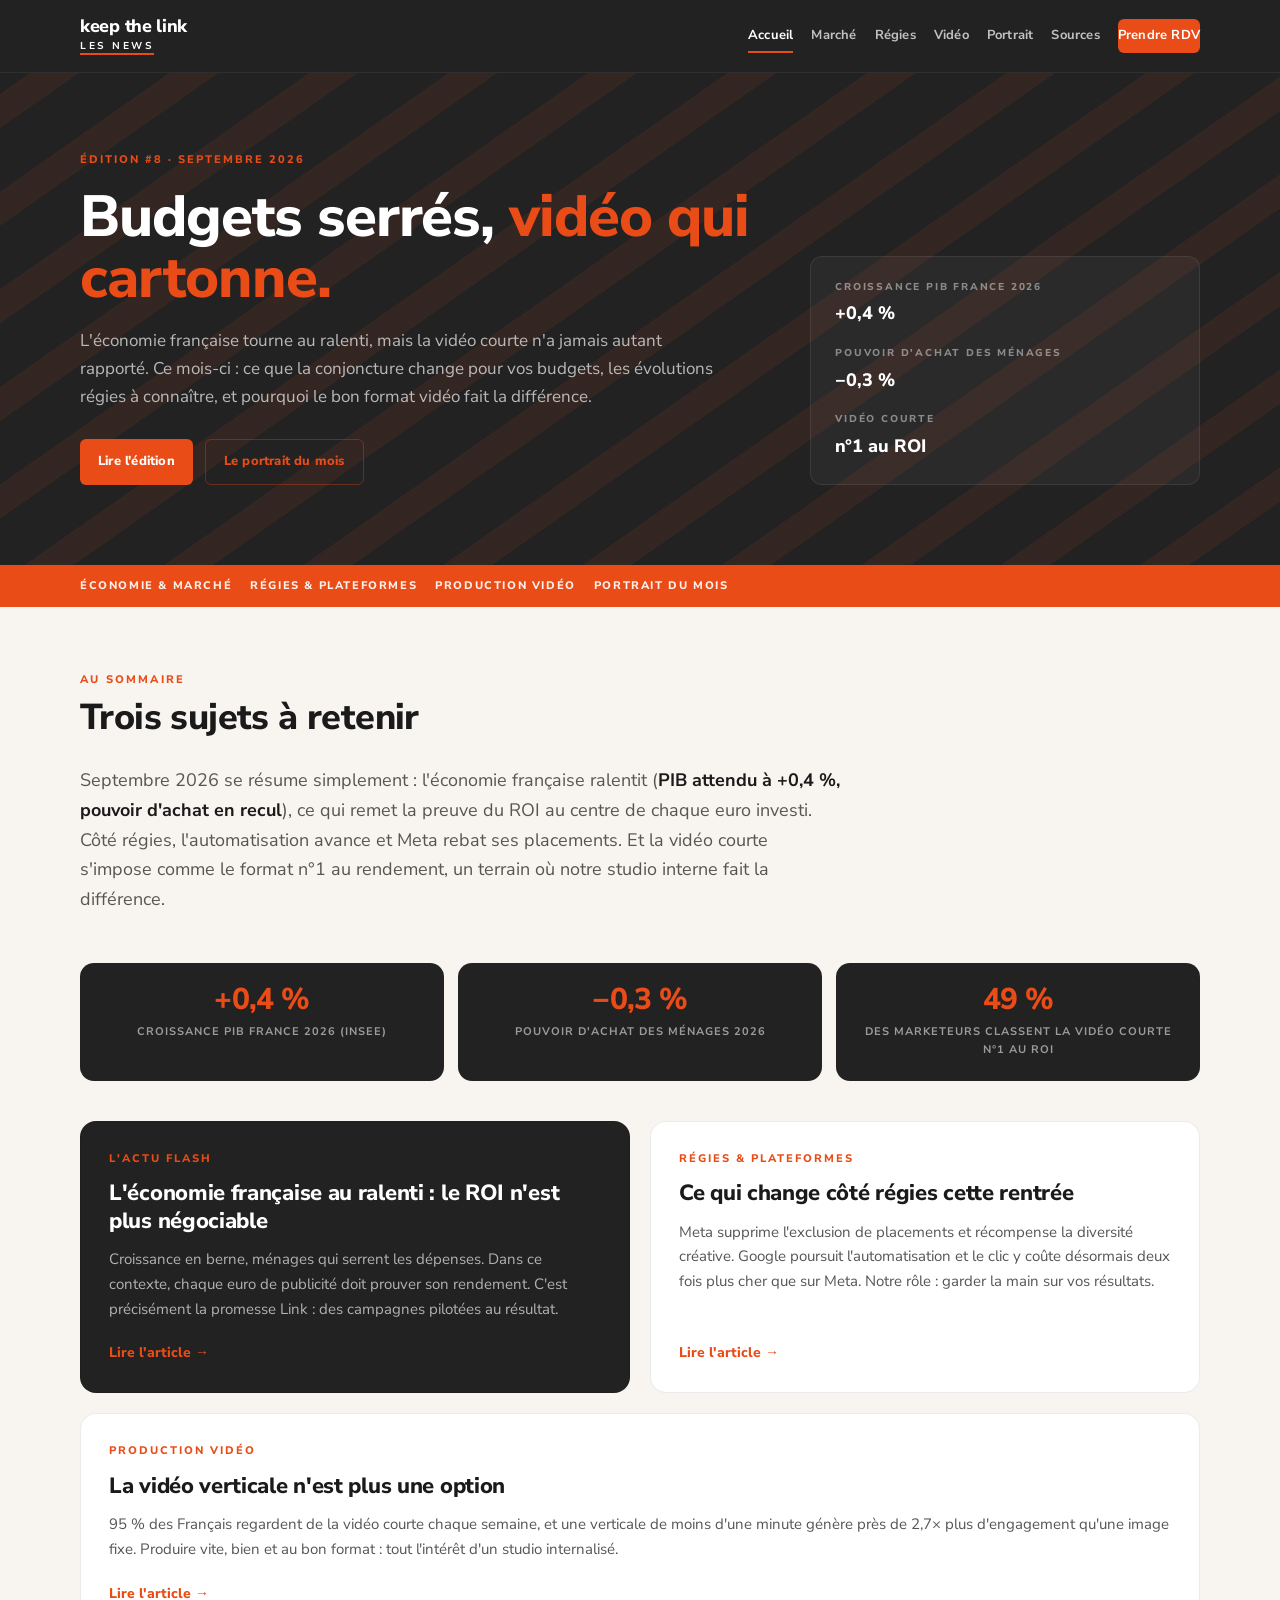
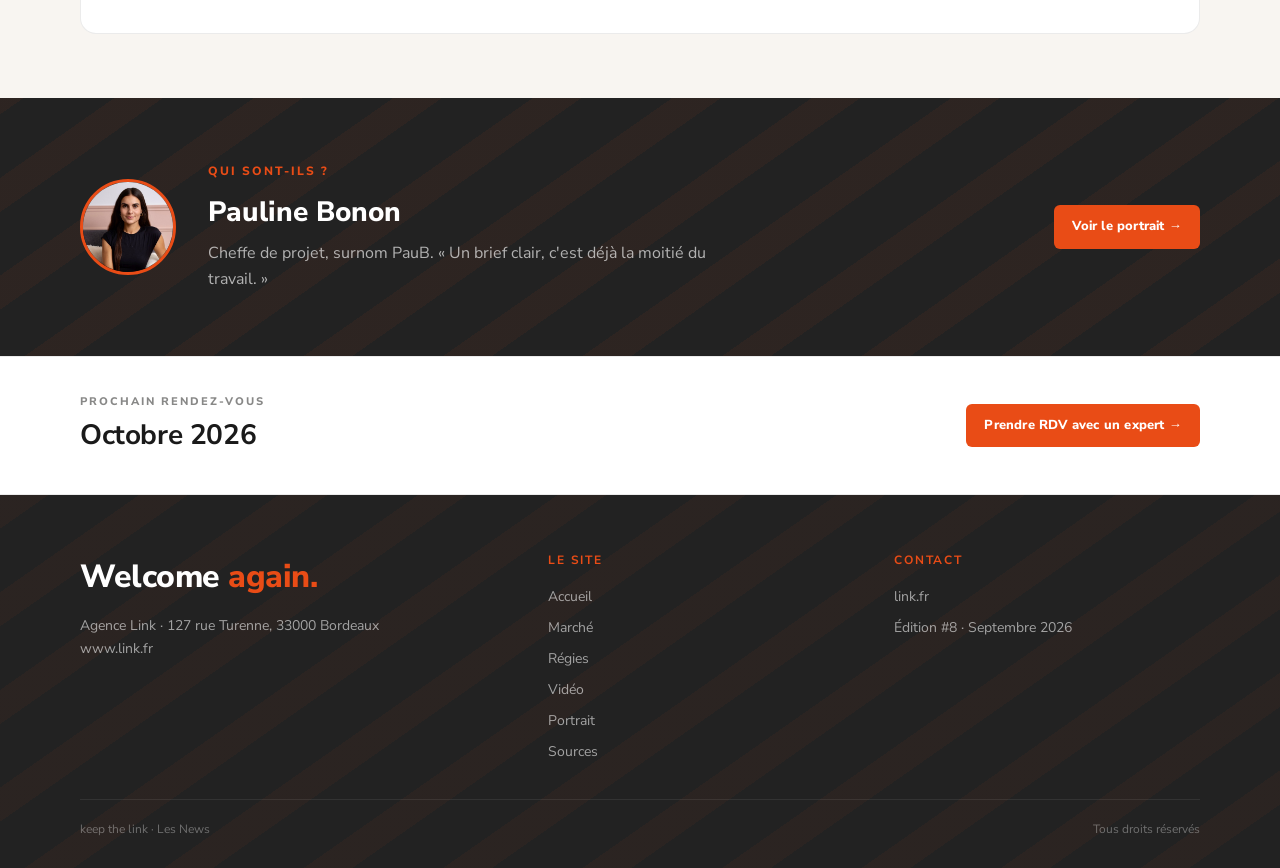
<file: index.html>
<!DOCTYPE html>
<html lang="fr">
<head>
  <meta charset="UTF-8">
  <meta name="viewport" content="width=device-width, initial-scale=1.0">
  <title>Les News | keep the link</title>
  <meta name="description" content="Veille webmarketing Link, édition septembre 2026 : économie française, régies, production vidéo.">
  <link rel="icon" href="favicon.png" type="image/png">
  <link rel="apple-touch-icon" href="apple-touch-icon.png">
  <link rel="stylesheet" href="css/styles.css">
</head>
<body>
  <header class="site-header">
    <div class="container header-inner">
      <a class="brand" href="index.html">
        <span class="brand-name">keep the link</span>
        <span class="brand-tag">Les News</span>
      </a>
      <button class="nav-toggle" type="button" aria-label="Ouvrir le menu" aria-expanded="false"><span></span></button>
      <nav class="site-nav" aria-label="Navigation principale">
        <a href="index.html" class="is-active">Accueil</a>
        <a href="articles/marche-pub.html">Marché</a>
        <a href="articles/achat-media.html">Régies</a>
        <a href="articles/video-ia.html">Vidéo</a>
        <a href="portrait.html">Portrait</a>
        <a href="sources.html">Sources</a>
        <a class="btn" href="https://link.fr/contact-agence-link/">Prendre RDV</a>
      </nav>
    </div>
  </header>
  <section class="hero">
    <div class="waves" aria-hidden="true"></div>
    <div class="container hero-inner">
      <div>
        <div class="eyebrow">Édition #8 · Septembre 2026</div>
        <h1>Budgets serrés, <span>vidéo qui cartonne.</span></h1>
        <p class="hero-lead">L'économie française tourne au ralenti, mais la vidéo courte n'a jamais autant rapporté. Ce mois-ci : ce que la conjoncture change pour vos budgets, les évolutions régies à connaître, et pourquoi le bon format vidéo fait la différence.</p>
        <div class="hero-actions">
          <a class="btn" href="articles/marche-pub.html">Lire l'édition</a>
          <a class="btn btn-ghost" href="portrait.html">Le portrait du mois</a>
        </div>
      </div>
      <dl class="hero-meta">
        <dt>Croissance PIB France 2026</dt>
        <dd>+0,4 %</dd>
        <dt>Pouvoir d'achat des ménages</dt>
        <dd>&minus;0,3 %</dd>
        <dt>Vidéo courte</dt>
        <dd>n°1 au ROI</dd>
      </dl>
    </div>
  </section>
  <div class="topics">
    <div class="container">
      <ul class="topics-list">
        <li><a href="articles/marche-pub.html">Économie &amp; marché</a></li>
        <li><a href="articles/achat-media.html">Régies &amp; plateformes</a></li>
        <li><a href="articles/video-ia.html">Production vidéo</a></li>
        <li><a href="portrait.html">Portrait du mois</a></li>
      </ul>
    </div>
  </div>
  <section class="section">
    <div class="container">
      <div class="section-head">
        <div>
          <div class="section-kicker">Au sommaire</div>
          <h2>Trois sujets à retenir</h2>
        </div>
      </div>
      <p class="intro-text">Septembre 2026 se résume simplement : l'économie française ralentit (<strong>PIB attendu à +0,4 %, pouvoir d'achat en recul</strong>), ce qui remet la preuve du ROI au centre de chaque euro investi. Côté régies, l'automatisation avance et Meta rebat ses placements. Et la vidéo courte s'impose comme le format n°1 au rendement, un terrain où notre studio interne fait la différence.</p>
      <div class="kpi-row">
        <div class="kpi-card"><div class="kpi-value">+0,4 %</div><div class="kpi-label">Croissance PIB France 2026 (Insee)</div></div>
        <div class="kpi-card"><div class="kpi-value">&minus;0,3 %</div><div class="kpi-label">Pouvoir d'achat des ménages 2026</div></div>
        <div class="kpi-card"><div class="kpi-value">49 %</div><div class="kpi-label">des marketeurs classent la vidéo courte n°1 au ROI</div></div>
      </div>
      <div class="card-grid four" style="margin-top:40px">
        <a class="card featured" href="articles/marche-pub.html">
          <div class="card-label">L'actu flash</div>
          <h3>L'économie française au ralenti : le ROI n'est plus négociable</h3>
          <p>Croissance en berne, ménages qui serrent les dépenses. Dans ce contexte, chaque euro de publicité doit prouver son rendement. C'est précisément la promesse Link : des campagnes pilotées au résultat.</p>
          <span class="card-more">Lire l'article &rarr;</span>
        </a>
        <a class="card" href="articles/achat-media.html">
          <div class="card-label">Régies &amp; plateformes</div>
          <h3>Ce qui change côté régies cette rentrée</h3>
          <p>Meta supprime l'exclusion de placements et récompense la diversité créative. Google poursuit l'automatisation et le clic y coûte désormais deux fois plus cher que sur Meta. Notre rôle : garder la main sur vos résultats.</p>
          <span class="card-more">Lire l'article &rarr;</span>
        </a>
        <a class="card" href="articles/video-ia.html">
          <div class="card-label">Production vidéo</div>
          <h3>La vidéo verticale n'est plus une option</h3>
          <p>95 % des Français regardent de la vidéo courte chaque semaine, et une verticale de moins d'une minute génère près de 2,7&times; plus d'engagement qu'une image fixe. Produire vite, bien et au bon format : tout l'intérêt d'un studio internalisé.</p>
          <span class="card-more">Lire l'article &rarr;</span>
        </a>
      </div>
    </div>
  </section>
  <section class="portrait-band">
    <div class="waves"></div>
    <div class="container portrait-inner">
      <img class="avatar" src="images/pauline-bonon.jpg" alt="Pauline Bonon">
      <div>
        <div class="portrait-role">Qui sont-ils ?</div>
        <h2>Pauline Bonon</h2>
        <p>Cheffe de projet, surnom PauB. « Un brief clair, c'est déjà la moitié du travail. »</p>
      </div>
      <a class="btn" href="portrait.html">Voir le portrait &rarr;</a>
    </div>
  </section>
  <section class="cta-band">
    <div class="container cta-inner">
      <div>
        <div class="cta-kicker">Prochain rendez-vous</div>
        <strong>Octobre 2026</strong>
      </div>
      <a class="btn" href="https://link.fr/contact-agence-link/">Prendre RDV avec un expert &rarr;</a>
    </div>
  </section>
  <footer class="site-footer">
    <div class="waves"></div>
    <div class="container">
      <div class="footer-inner">
        <div>
          <div class="footer-brand">Welcome <span>again.</span></div>
          <p>Agence Link · 127 rue Turenne, 33000 Bordeaux<br>www.link.fr</p>
        </div>
        <div>
          <h3>Le site</h3>
          <ul>
            <li><a href="index.html">Accueil</a></li>
            <li><a href="articles/marche-pub.html">Marché</a></li>
            <li><a href="articles/achat-media.html">Régies</a></li>
            <li><a href="articles/video-ia.html">Vidéo</a></li>
            <li><a href="portrait.html">Portrait</a></li>
            <li><a href="sources.html">Sources</a></li>
          </ul>
        </div>
        <div>
          <h3>Contact</h3>
          <ul>
            <li><a href="https://link.fr/contact-agence-link/">link.fr</a></li>
            <li>Édition #8 · Septembre 2026</li>
          </ul>
        </div>
      </div>
      <div class="footer-bottom">
        <span>keep the link · Les News</span>
        <span>Tous droits réservés</span>
      </div>
    </div>
  </footer>
  <script src="js/site.js"></script>
</body>
</html>
</file>
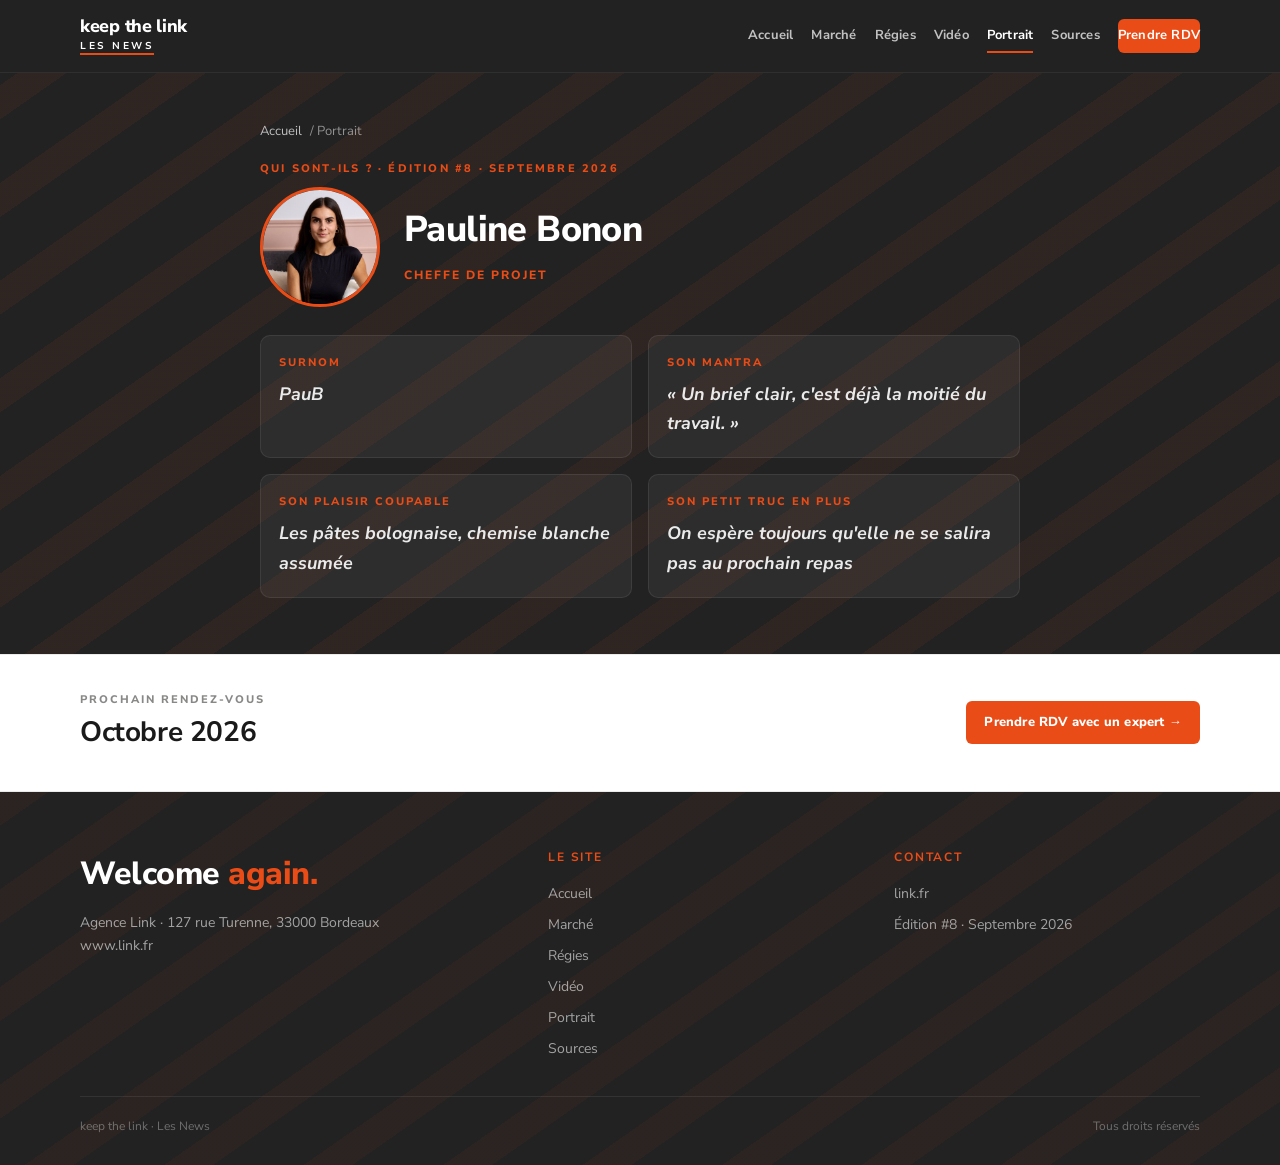
<file: portrait.html>
<!DOCTYPE html>
<html lang="fr">
<head>
  <meta charset="UTF-8">
  <meta name="viewport" content="width=device-width, initial-scale=1.0">
  <title>Pauline Bonon · Portrait | keep the link</title>
  <meta name="description" content="Portrait interne : Pauline Bonon, cheffe de projet chez Link.">
  <link rel="icon" href="favicon.png" type="image/png">
  <link rel="apple-touch-icon" href="apple-touch-icon.png">
  <link rel="stylesheet" href="css/styles.css">
</head>
<body>
  <header class="site-header">
    <div class="container header-inner">
      <a class="brand" href="index.html">
        <span class="brand-name">keep the link</span>
        <span class="brand-tag">Les News</span>
      </a>
      <button class="nav-toggle" type="button" aria-label="Ouvrir le menu" aria-expanded="false"><span></span></button>
      <nav class="site-nav" aria-label="Navigation principale">
        <a href="index.html">Accueil</a>
        <a href="articles/marche-pub.html">Marché</a>
        <a href="articles/achat-media.html">Régies</a>
        <a href="articles/video-ia.html">Vidéo</a>
        <a href="portrait.html" class="is-active">Portrait</a>
        <a href="sources.html">Sources</a>
        <a class="btn" href="https://link.fr/contact-agence-link/">Prendre RDV</a>
      </nav>
    </div>
  </header>
  <section class="page-hero">
    <div class="waves"></div>
    <div class="container page-hero-inner">
      <div class="crumbs"><a href="index.html">Accueil</a> / Portrait</div>
      <div class="section-kicker">Qui sont-ils ? · Édition #8 · Septembre 2026</div>
      <div class="profile-hero">
        <img class="avatar" src="images/pauline-bonon.jpg" alt="Pauline Bonon">
        <div>
          <h1>Pauline Bonon</h1>
          <div class="portrait-role">Cheffe de projet</div>
        </div>
      </div>
      <dl class="profile-grid">
        <div class="profile-item"><dt>Surnom</dt><dd>PauB</dd></div>
        <div class="profile-item"><dt>Son mantra</dt><dd>« Un brief clair, c'est déjà la moitié du travail. »</dd></div>
        <div class="profile-item"><dt>Son plaisir coupable</dt><dd>Les pâtes bolognaise, chemise blanche assumée</dd></div>
        <div class="profile-item"><dt>Son petit truc en plus</dt><dd>On espère toujours qu'elle ne se salira pas au prochain repas</dd></div>
      </dl>
    </div>
  </section>
  <section class="cta-band">
    <div class="container cta-inner">
      <div>
        <div class="cta-kicker">Prochain rendez-vous</div>
        <strong>Octobre 2026</strong>
      </div>
      <a class="btn" href="https://link.fr/contact-agence-link/">Prendre RDV avec un expert &rarr;</a>
    </div>
  </section>
  <footer class="site-footer">
    <div class="waves"></div>
    <div class="container">
      <div class="footer-inner">
        <div>
          <div class="footer-brand">Welcome <span>again.</span></div>
          <p>Agence Link · 127 rue Turenne, 33000 Bordeaux<br>www.link.fr</p>
        </div>
        <div>
          <h3>Le site</h3>
          <ul>
            <li><a href="index.html">Accueil</a></li>
            <li><a href="articles/marche-pub.html">Marché</a></li>
            <li><a href="articles/achat-media.html">Régies</a></li>
            <li><a href="articles/video-ia.html">Vidéo</a></li>
            <li><a href="portrait.html">Portrait</a></li>
            <li><a href="sources.html">Sources</a></li>
          </ul>
        </div>
        <div>
          <h3>Contact</h3>
          <ul>
            <li><a href="https://link.fr/contact-agence-link/">link.fr</a></li>
            <li>Édition #8 · Septembre 2026</li>
          </ul>
        </div>
      </div>
      <div class="footer-bottom">
        <span>keep the link · Les News</span>
        <span>Tous droits réservés</span>
      </div>
    </div>
  </footer>
  <script src="js/site.js"></script>
</body>
</html>
</file>
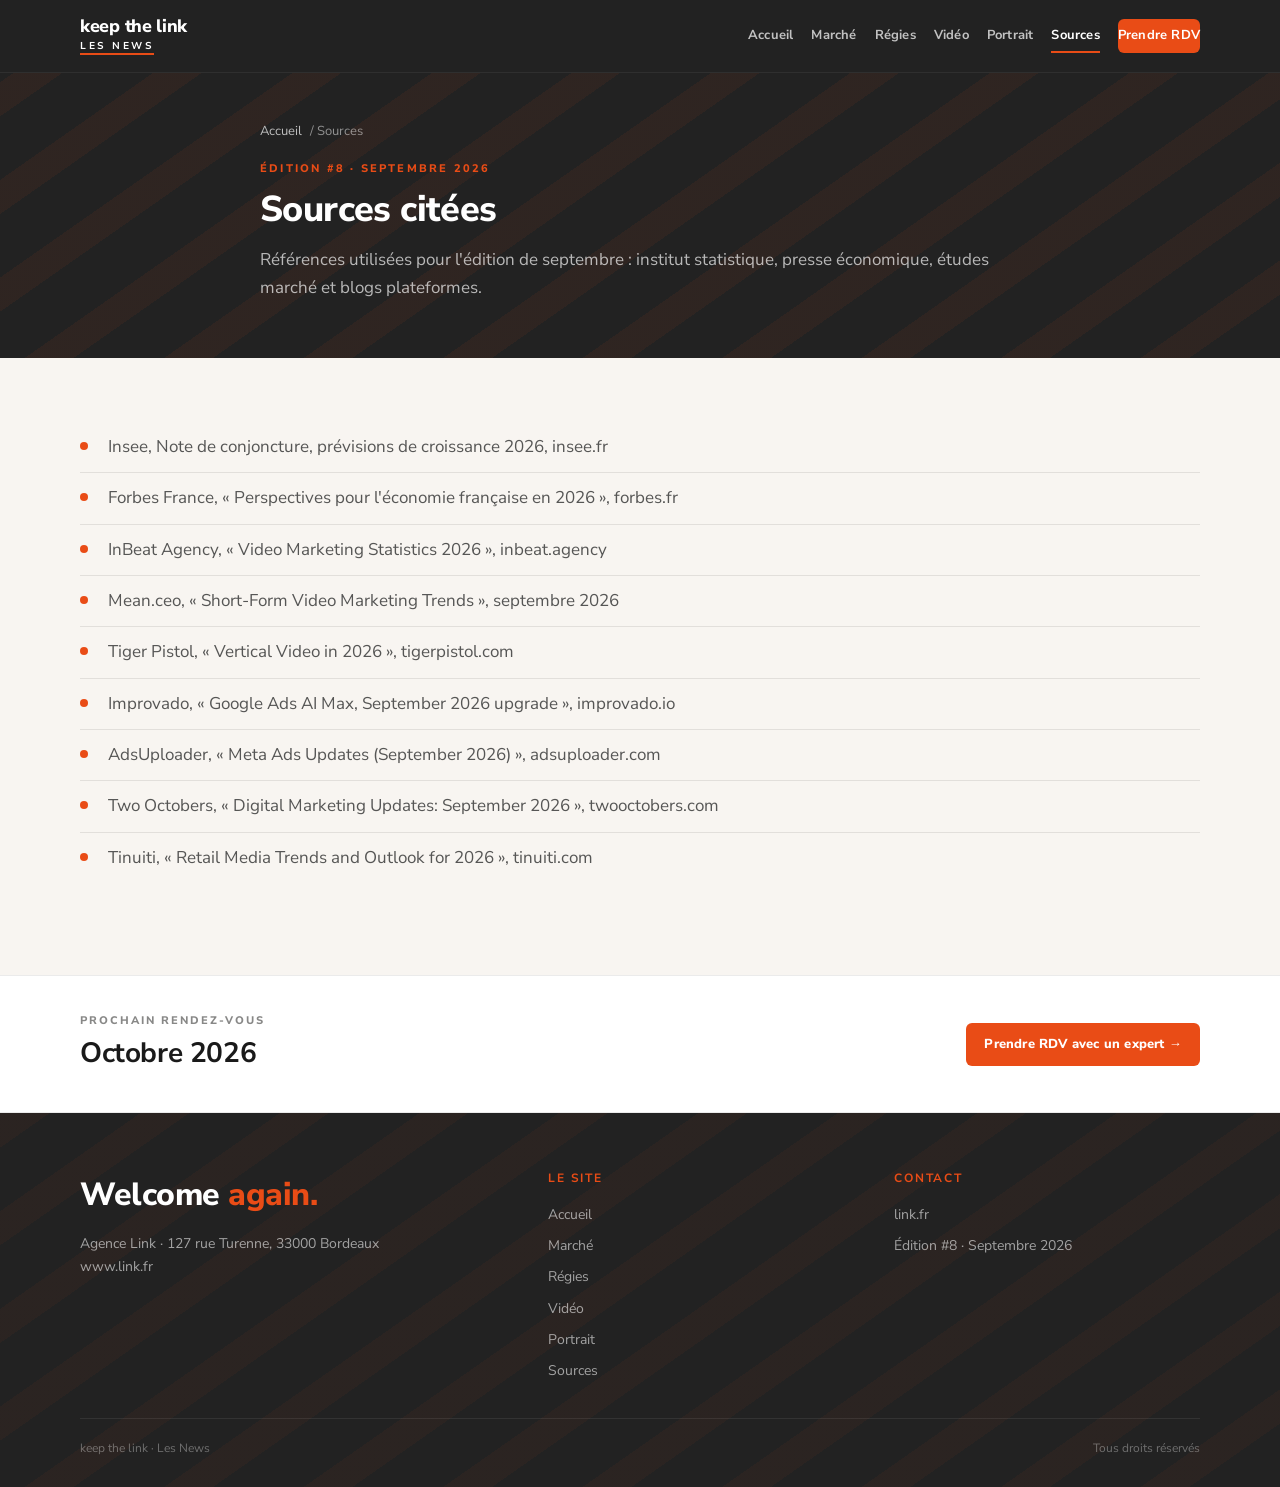
<file: sources.html>
<!DOCTYPE html>
<html lang="fr">
<head>
  <meta charset="UTF-8">
  <meta name="viewport" content="width=device-width, initial-scale=1.0">
  <title>Sources | keep the link</title>
  <meta name="description" content="Sources citées dans l'édition septembre 2026 de keep the link Les News.">
  <link rel="icon" href="favicon.png" type="image/png">
  <link rel="apple-touch-icon" href="apple-touch-icon.png">
  <link rel="stylesheet" href="css/styles.css">
</head>
<body>
  <header class="site-header">
    <div class="container header-inner">
      <a class="brand" href="index.html">
        <span class="brand-name">keep the link</span>
        <span class="brand-tag">Les News</span>
      </a>
      <button class="nav-toggle" type="button" aria-label="Ouvrir le menu" aria-expanded="false"><span></span></button>
      <nav class="site-nav" aria-label="Navigation principale">
        <a href="index.html">Accueil</a>
        <a href="articles/marche-pub.html">Marché</a>
        <a href="articles/achat-media.html">Régies</a>
        <a href="articles/video-ia.html">Vidéo</a>
        <a href="portrait.html">Portrait</a>
        <a href="sources.html" class="is-active">Sources</a>
        <a class="btn" href="https://link.fr/contact-agence-link/">Prendre RDV</a>
      </nav>
    </div>
  </header>
  <section class="page-hero">
    <div class="waves"></div>
    <div class="container page-hero-inner">
      <div class="crumbs"><a href="index.html">Accueil</a> / Sources</div>
      <div class="section-kicker">Édition #8 · Septembre 2026</div>
      <h1>Sources citées</h1>
      <p>Références utilisées pour l'édition de septembre : institut statistique, presse économique, études marché et blogs plateformes.</p>
    </div>
  </section>
  <section class="section">
    <div class="container">
      <ul class="sources facts">
        <li>Insee, Note de conjoncture, prévisions de croissance 2026, insee.fr</li>
        <li>Forbes France, « Perspectives pour l'économie française en 2026 », forbes.fr</li>
        <li>InBeat Agency, « Video Marketing Statistics 2026 », inbeat.agency</li>
        <li>Mean.ceo, « Short-Form Video Marketing Trends », septembre 2026</li>
        <li>Tiger Pistol, « Vertical Video in 2026 », tigerpistol.com</li>
        <li>Improvado, « Google Ads AI Max, September 2026 upgrade », improvado.io</li>
        <li>AdsUploader, « Meta Ads Updates (September 2026) », adsuploader.com</li>
        <li>Two Octobers, « Digital Marketing Updates: September 2026 », twooctobers.com</li>
        <li>Tinuiti, « Retail Media Trends and Outlook for 2026 », tinuiti.com</li>
      </ul>
    </div>
  </section>
  <section class="cta-band">
    <div class="container cta-inner">
      <div>
        <div class="cta-kicker">Prochain rendez-vous</div>
        <strong>Octobre 2026</strong>
      </div>
      <a class="btn" href="https://link.fr/contact-agence-link/">Prendre RDV avec un expert &rarr;</a>
    </div>
  </section>
  <footer class="site-footer">
    <div class="waves"></div>
    <div class="container">
      <div class="footer-inner">
        <div>
          <div class="footer-brand">Welcome <span>again.</span></div>
          <p>Agence Link · 127 rue Turenne, 33000 Bordeaux<br>www.link.fr</p>
        </div>
        <div>
          <h3>Le site</h3>
          <ul>
            <li><a href="index.html">Accueil</a></li>
            <li><a href="articles/marche-pub.html">Marché</a></li>
            <li><a href="articles/achat-media.html">Régies</a></li>
            <li><a href="articles/video-ia.html">Vidéo</a></li>
            <li><a href="portrait.html">Portrait</a></li>
            <li><a href="sources.html">Sources</a></li>
          </ul>
        </div>
        <div>
          <h3>Contact</h3>
          <ul>
            <li><a href="https://link.fr/contact-agence-link/">link.fr</a></li>
            <li>Édition #8 · Septembre 2026</li>
          </ul>
        </div>
      </div>
      <div class="footer-bottom">
        <span>keep the link · Les News</span>
        <span>Tous droits réservés</span>
      </div>
    </div>
  </footer>
  <script src="js/site.js"></script>
</body>
</html>
</file>
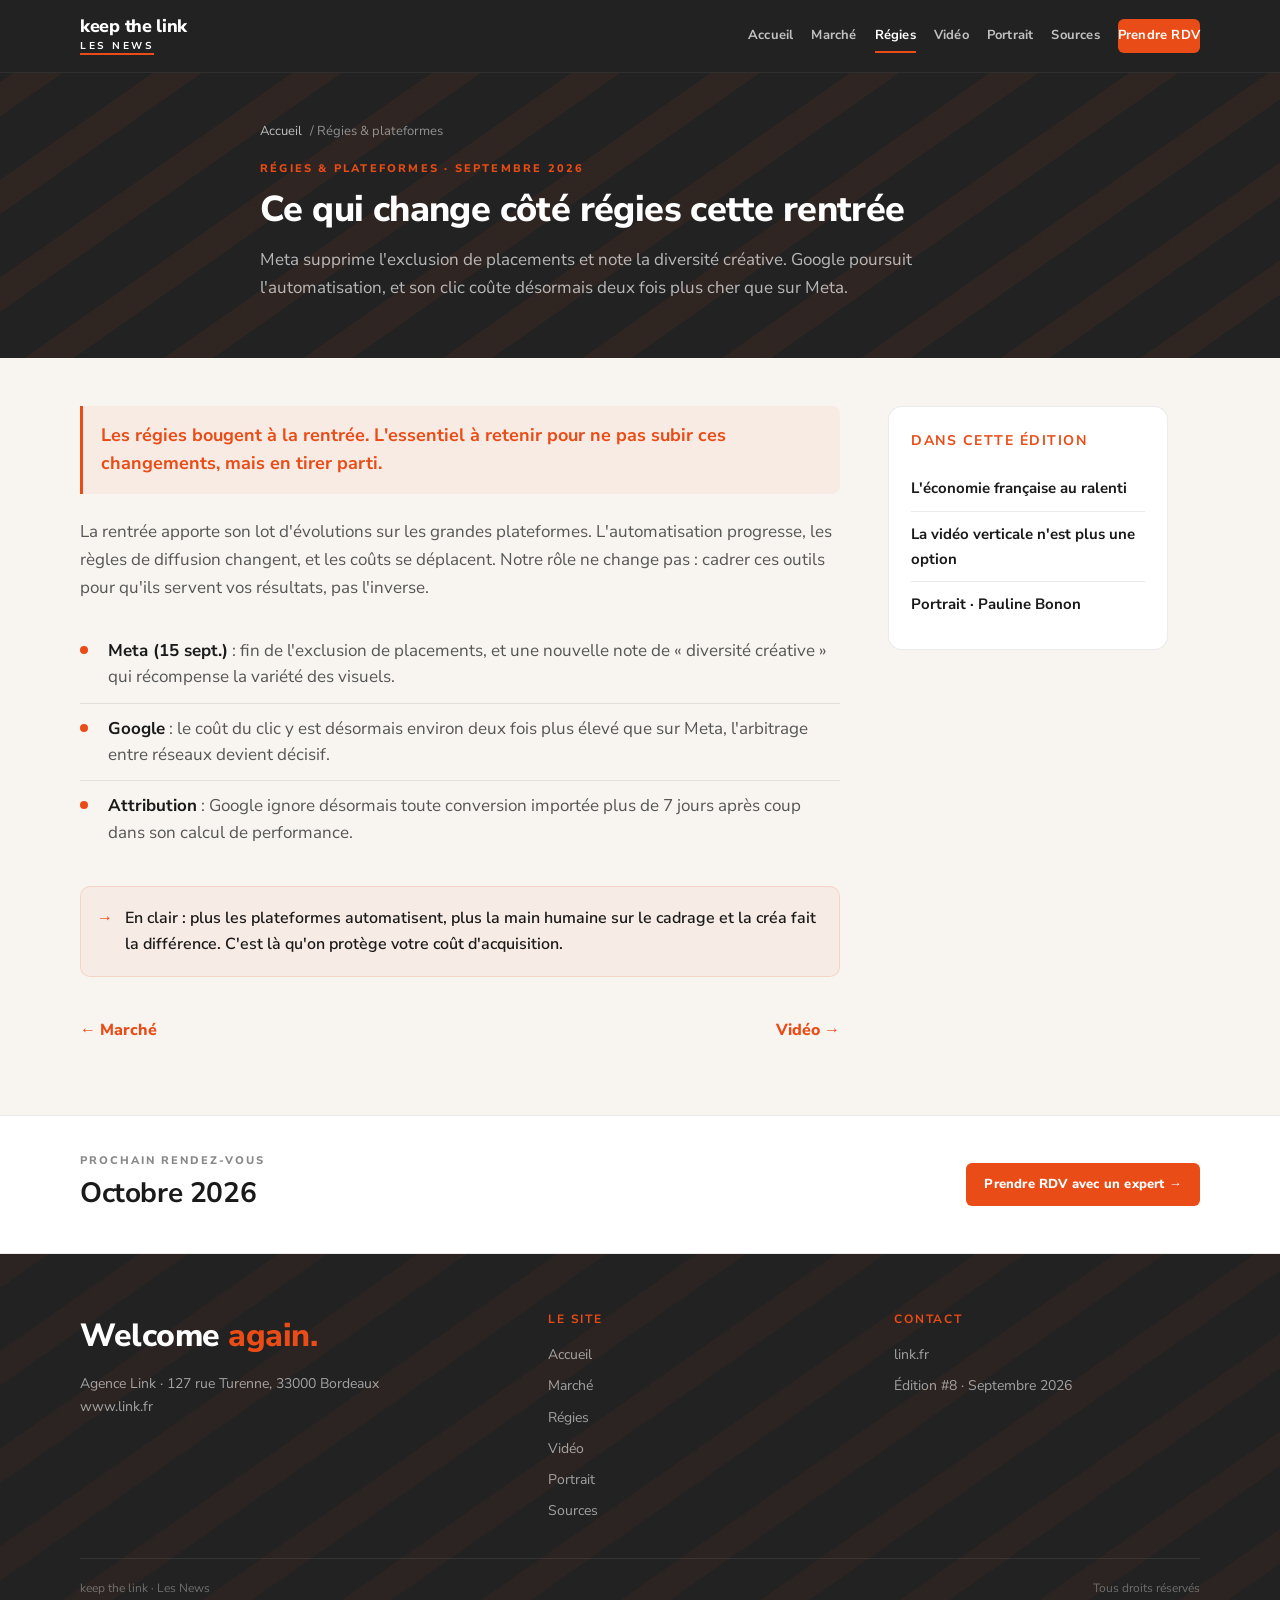
<file: articles/achat-media.html>
<!DOCTYPE html>
<html lang="fr">
<head>
  <meta charset="UTF-8">
  <meta name="viewport" content="width=device-width, initial-scale=1.0">
  <title>Ce qui change côté régies cette rentrée | keep the link</title>
  <meta name="description" content="Meta supprime l'exclusion de placements et note la diversité créative. Google poursuit l'automatisation, et son clic coûte désormais deux fois plus cher que sur Meta.">
  <link rel="icon" href="../favicon.png" type="image/png">
  <link rel="apple-touch-icon" href="../apple-touch-icon.png">
  <link rel="stylesheet" href="../css/styles.css">
</head>
<body>
  <header class="site-header">
    <div class="container header-inner">
      <a class="brand" href="../index.html">
        <span class="brand-name">keep the link</span>
        <span class="brand-tag">Les News</span>
      </a>
      <button class="nav-toggle" type="button" aria-label="Ouvrir le menu" aria-expanded="false"><span></span></button>
      <nav class="site-nav" aria-label="Navigation principale">
        <a href="../index.html">Accueil</a>
        <a href="../articles/marche-pub.html">Marché</a>
        <a href="../articles/achat-media.html" class="is-active">Régies</a>
        <a href="../articles/video-ia.html">Vidéo</a>
        <a href="../portrait.html">Portrait</a>
        <a href="../sources.html">Sources</a>
        <a class="btn" href="https://link.fr/contact-agence-link/">Prendre RDV</a>
      </nav>
    </div>
  </header>
  <section class="page-hero">
    <div class="waves"></div>
    <div class="container page-hero-inner">
      <div class="crumbs"><a href="../index.html">Accueil</a> / Régies & plateformes</div>
      <div class="section-kicker">Régies & plateformes · Septembre 2026</div>
      <h1>Ce qui change côté régies cette rentrée</h1>
      <p>Meta supprime l'exclusion de placements et note la diversité créative. Google poursuit l'automatisation, et son clic coûte désormais deux fois plus cher que sur Meta.</p>
    </div>
  </section>
  <div class="container article-layout">
    <article>
      <div class="chapo">Les régies bougent à la rentrée. L'essentiel à retenir pour ne pas subir ces changements, mais en tirer parti.</div>
      <p class="article-body">La rentrée apporte son lot d'évolutions sur les grandes plateformes. L'automatisation progresse, les règles de diffusion changent, et les coûts se déplacent. Notre rôle ne change pas : cadrer ces outils pour qu'ils servent vos résultats, pas l'inverse.</p>
      <ul class="facts">
        <li><strong>Meta (15 sept.)</strong> : fin de l'exclusion de placements, et une nouvelle note de « diversité créative » qui récompense la variété des visuels.</li>
        <li><strong>Google</strong> : le coût du clic y est désormais environ deux fois plus élevé que sur Meta, l'arbitrage entre réseaux devient décisif.</li>
        <li><strong>Attribution</strong> : Google ignore désormais toute conversion importée plus de 7 jours après coup dans son calcul de performance.</li>
      </ul>
      <div class="reco"><span class="reco-arrow">&rarr;</span><span>En clair : plus les plateformes automatisent, plus la main humaine sur le cadrage et la créa fait la différence. C'est là qu'on protège votre coût d'acquisition.</span></div>
      <div class="article-nav"><a href="marche-pub.html">&larr; Marché</a><a href="video-ia.html">Vidéo &rarr;</a></div>
    </article>
    <aside class="side-card">
      <h2>Dans cette édition</h2>
      <a href="marche-pub.html">L'économie française au ralenti</a>
<a href="video-ia.html">La vidéo verticale n'est plus une option</a>
<a href="../portrait.html">Portrait · Pauline Bonon</a>
    </aside>
  </div>
  <section class="cta-band">
    <div class="container cta-inner">
      <div>
        <div class="cta-kicker">Prochain rendez-vous</div>
        <strong>Octobre 2026</strong>
      </div>
      <a class="btn" href="https://link.fr/contact-agence-link/">Prendre RDV avec un expert &rarr;</a>
    </div>
  </section>
  <footer class="site-footer">
    <div class="waves"></div>
    <div class="container">
      <div class="footer-inner">
        <div>
          <div class="footer-brand">Welcome <span>again.</span></div>
          <p>Agence Link · 127 rue Turenne, 33000 Bordeaux<br>www.link.fr</p>
        </div>
        <div>
          <h3>Le site</h3>
          <ul>
            <li><a href="../index.html">Accueil</a></li>
            <li><a href="../articles/marche-pub.html">Marché</a></li>
            <li><a href="../articles/achat-media.html">Régies</a></li>
            <li><a href="../articles/video-ia.html">Vidéo</a></li>
            <li><a href="../portrait.html">Portrait</a></li>
            <li><a href="../sources.html">Sources</a></li>
          </ul>
        </div>
        <div>
          <h3>Contact</h3>
          <ul>
            <li><a href="https://link.fr/contact-agence-link/">link.fr</a></li>
            <li>Édition #8 · Septembre 2026</li>
          </ul>
        </div>
      </div>
      <div class="footer-bottom">
        <span>keep the link · Les News</span>
        <span>Tous droits réservés</span>
      </div>
    </div>
  </footer>
  <script src="../js/site.js"></script>
</body>
</html>
</file>
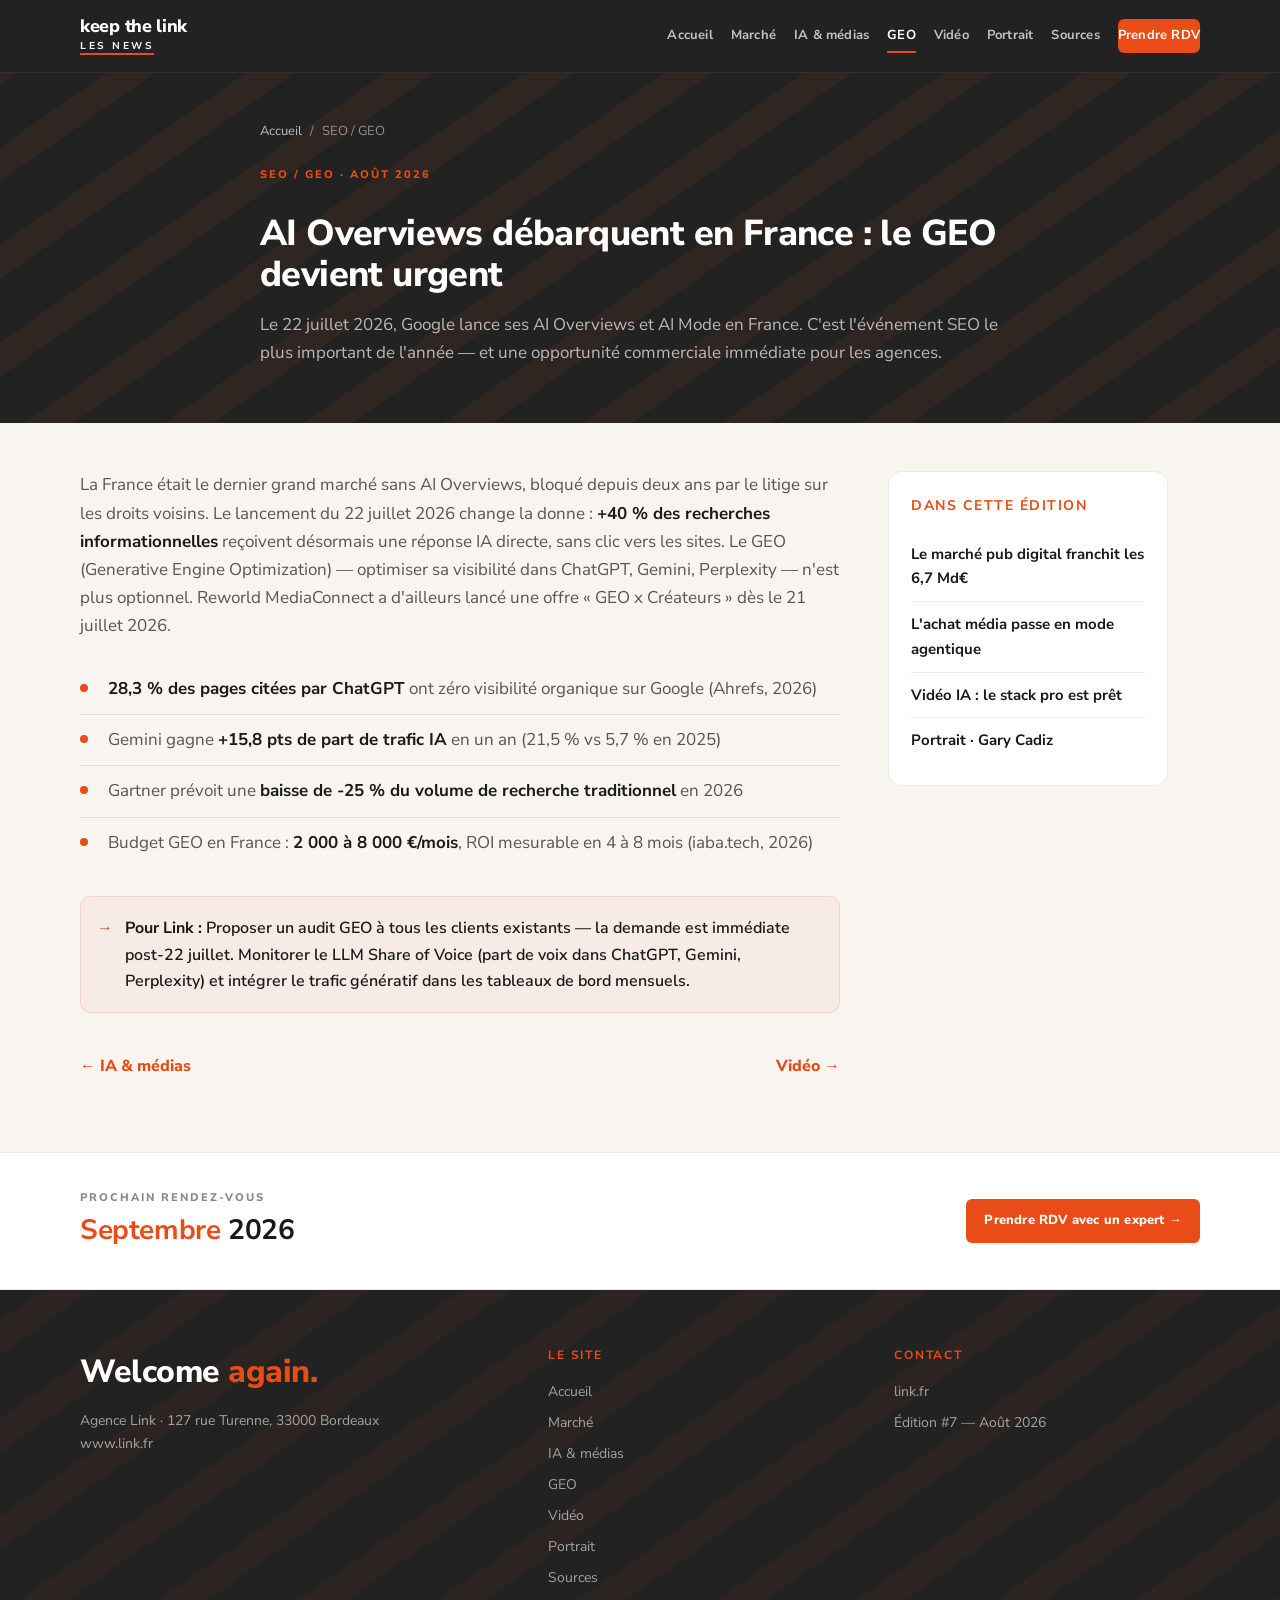
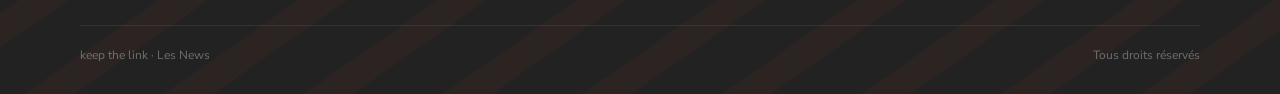
<file: articles/geo.html>
<!DOCTYPE html>
<html lang="fr">
<head>
  <meta charset="UTF-8">
  <meta name="viewport" content="width=device-width, initial-scale=1.0">
  <title>AI Overviews débarquent en France : le GEO devient urgent | keep the link</title>
  <meta name="description" content="Le 22 juillet 2026, Google lance ses AI Overviews et AI Mode en France. C'est l'événement SEO le plus important de l'année — et une opportunité commerciale immédiate pour les agences.">
  <link rel="icon" href="../favicon.png" type="image/png">
  <link rel="apple-touch-icon" href="../apple-touch-icon.png">
  <link rel="stylesheet" href="../css/styles.css">
</head>
<body>
  <header class="site-header">
    <div class="container header-inner">
      <a class="brand" href="../index.html">
        <span class="brand-name">keep the link</span>
        <span class="brand-tag">Les News</span>
      </a>
      <button class="nav-toggle" type="button" aria-label="Ouvrir le menu" aria-expanded="false">
        <span></span>
      </button>
      <nav class="site-nav" aria-label="Navigation principale">
        <a href="../index.html">Accueil</a>
        <a href="../articles/marche-pub.html">Marché</a>
        <a href="../articles/achat-media.html">IA & médias</a>
        <a href="../articles/geo.html" class="is-active">GEO</a>
        <a href="../articles/video-ia.html">Vidéo</a>
        <a href="../portrait.html">Portrait</a>
        <a href="../sources.html">Sources</a>
        <a class="btn" href="https://www.link.fr">Prendre RDV</a>
      </nav>
    </div>
  </header>

  <section class="page-hero">
    <div class="waves" aria-hidden="true"></div>
    <div class="container page-hero-inner">
      <nav class="crumbs" aria-label="Fil d'Ariane">
        <a href="../index.html">Accueil</a>
        <span>/</span>
        <span>SEO / GEO</span>
      </nav>
      <div class="eyebrow">SEO / GEO · Août 2026</div>
      <h1>AI Overviews débarquent en France : le GEO devient urgent</h1>
      <p>Le 22 juillet 2026, Google lance ses AI Overviews et AI Mode en France. C'est l'événement SEO le plus important de l'année — et une opportunité commerciale immédiate pour les agences.</p>
    </div>
  </section>
  <div class="container">
    <div class="article-layout">
      <article>
        
        <p class="article-body">La France était le dernier grand marché sans AI Overviews, bloqué depuis deux ans par le litige sur les droits voisins. Le lancement du 22 juillet 2026 change la donne : <strong>+40 % des recherches informationnelles</strong> reçoivent désormais une réponse IA directe, sans clic vers les sites. Le GEO (Generative Engine Optimization) — optimiser sa visibilité dans ChatGPT, Gemini, Perplexity — n'est plus optionnel. Reworld MediaConnect a d'ailleurs lancé une offre « GEO x Créateurs » dès le 21 juillet 2026.</p>
        <ul class="facts">
            <li><strong>28,3 % des pages citées par ChatGPT</strong> ont zéro visibilité organique sur Google (Ahrefs, 2026)</li>
            <li>Gemini gagne <strong>+15,8 pts de part de trafic IA</strong> en un an (21,5 % vs 5,7 % en 2025)</li>
            <li>Gartner prévoit une <strong>baisse de -25 % du volume de recherche traditionnel</strong> en 2026</li>
            <li>Budget GEO en France : <strong>2 000 à 8 000 €/mois</strong>, ROI mesurable en 4 à 8 mois (iaba.tech, 2026)</li>
        </ul>
        <div class="reco"><span class="reco-arrow">→</span><span><strong>Pour Link :</strong> Proposer un audit GEO à tous les clients existants — la demande est immédiate post-22 juillet. Monitorer le LLM Share of Voice (part de voix dans ChatGPT, Gemini, Perplexity) et intégrer le trafic génératif dans les tableaux de bord mensuels.</span></div>
        <div class="article-nav">
          <a href="../articles/achat-media.html">← IA & médias</a>
          <a href="../articles/video-ia.html">Vidéo →</a>
        </div>
      </article>
      <aside class="side-card">
        <h2>Dans cette édition</h2>
          <a href="../articles/marche-pub.html">Le marché pub digital franchit les 6,7 Md€</a>
          <a href="../articles/achat-media.html">L'achat média passe en mode agentique</a>
          <a href="../articles/video-ia.html">Vidéo IA : le stack pro est prêt</a>
        <a href="../portrait.html">Portrait · Gary Cadiz</a>
      </aside>
    </div>
  </div>
  <section class="cta-band">
    <div class="container cta-inner">
      <div>
        <div class="cta-kicker">Prochain rendez-vous</div>
        <strong><span>Septembre</span> 2026</strong>
      </div>
      <a class="btn" href="https://www.link.fr">Prendre RDV avec un expert →</a>
    </div>
  </section>
  <footer class="site-footer">
    <div class="waves" aria-hidden="true"></div>
    <div class="container">
      <div class="footer-inner">
        <div>
          <div class="footer-brand">Welcome <span>again.</span></div>
          <p>Agence Link · 127 rue Turenne, 33000 Bordeaux<br>www.link.fr</p>
        </div>
        <div>
          <h3>Le site</h3>
          <ul>
            <li><a href="../index.html">Accueil</a></li>
            <li><a href="../articles/marche-pub.html">Marché</a></li>
            <li><a href="../articles/achat-media.html">IA & médias</a></li>
            <li><a href="../articles/geo.html">GEO</a></li>
            <li><a href="../articles/video-ia.html">Vidéo</a></li>
            <li><a href="../portrait.html">Portrait</a></li>
            <li><a href="../sources.html">Sources</a></li>
          </ul>
        </div>
        <div>
          <h3>Contact</h3>
          <ul>
            <li><a href="https://www.link.fr">link.fr</a></li>
            <li>Édition #7 — Août 2026</li>
          </ul>
        </div>
      </div>
      <div class="footer-bottom">
        <span>keep the link · Les News</span>
        <span>Tous droits réservés</span>
      </div>
    </div>
  </footer>
  <script src="../js/site.js"></script>
</body>
</html>
</file>
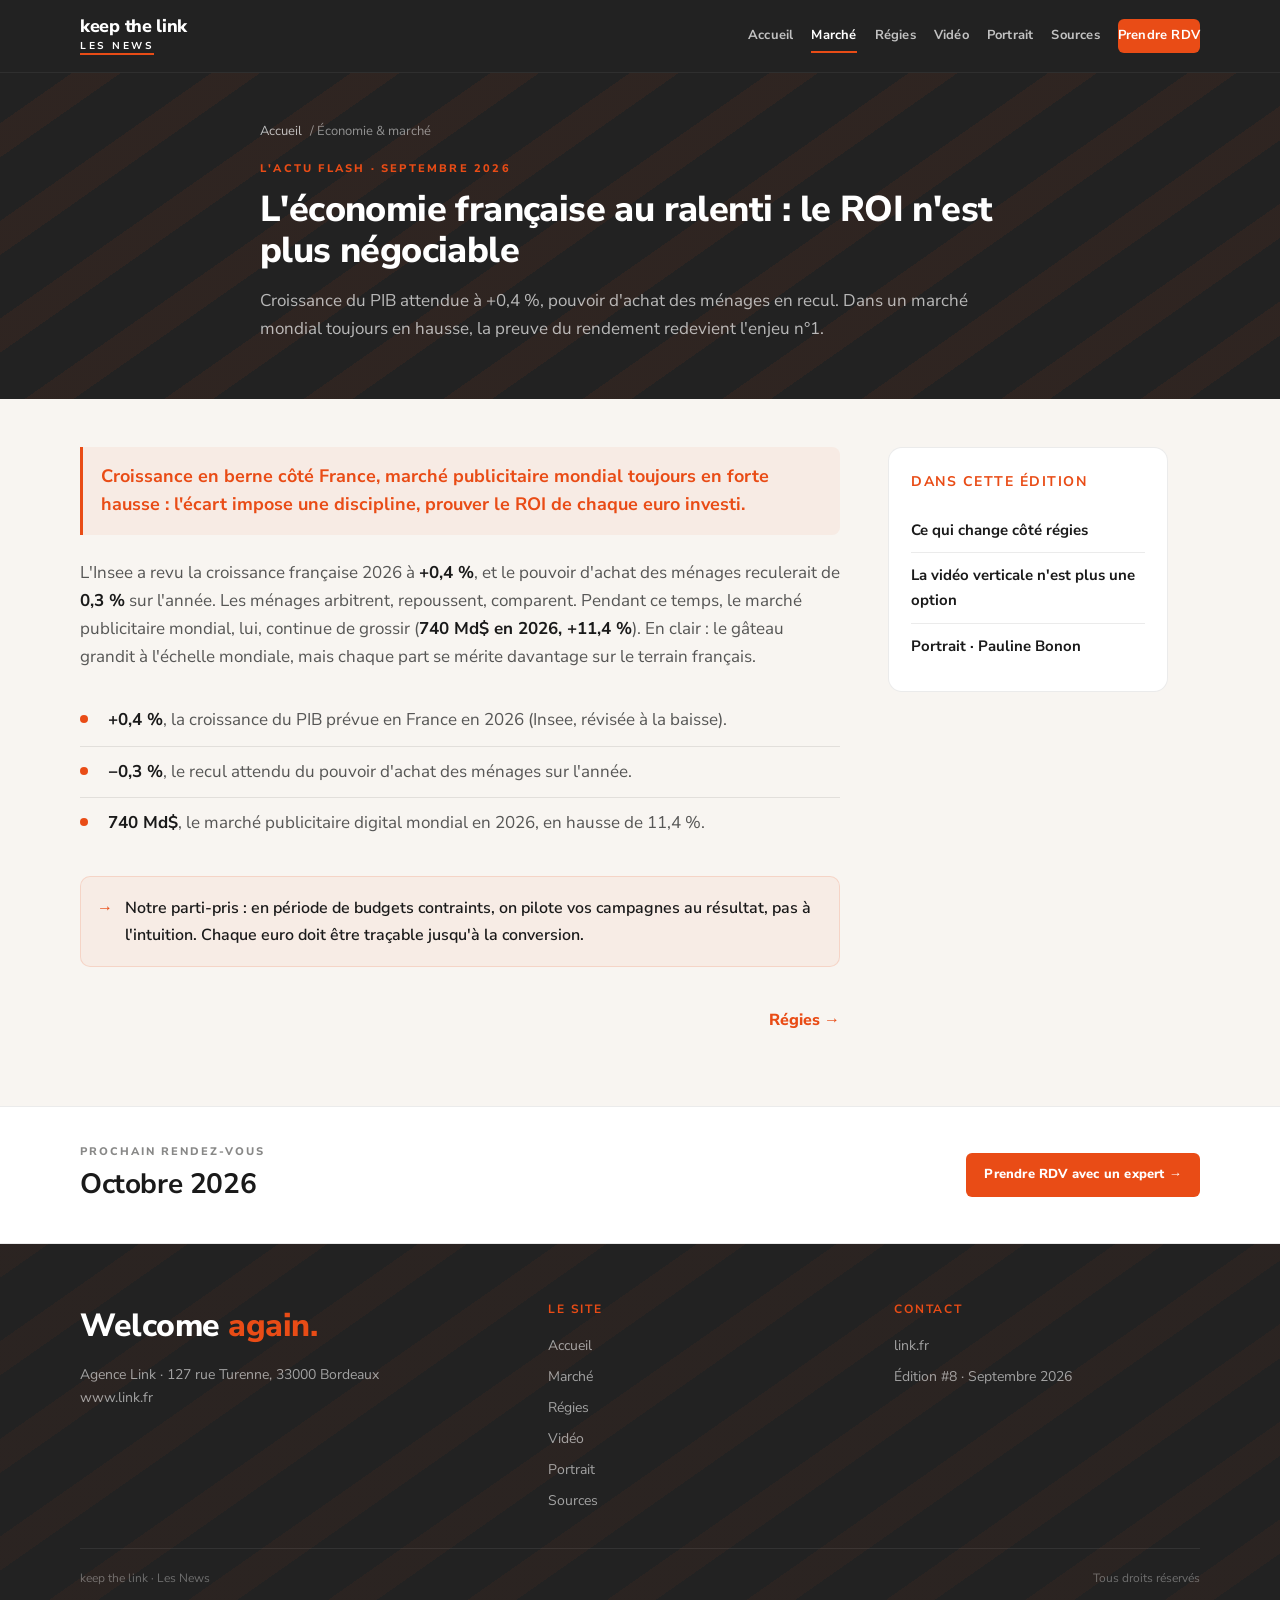
<file: articles/marche-pub.html>
<!DOCTYPE html>
<html lang="fr">
<head>
  <meta charset="UTF-8">
  <meta name="viewport" content="width=device-width, initial-scale=1.0">
  <title>L'économie française au ralenti : le ROI n'est plus négociable | keep the link</title>
  <meta name="description" content="Croissance du PIB attendue à +0,4 %, pouvoir d'achat des ménages en recul. Dans un marché mondial toujours en hausse, la preuve du rendement redevient l'enjeu n°1.">
  <link rel="icon" href="../favicon.png" type="image/png">
  <link rel="apple-touch-icon" href="../apple-touch-icon.png">
  <link rel="stylesheet" href="../css/styles.css">
</head>
<body>
  <header class="site-header">
    <div class="container header-inner">
      <a class="brand" href="../index.html">
        <span class="brand-name">keep the link</span>
        <span class="brand-tag">Les News</span>
      </a>
      <button class="nav-toggle" type="button" aria-label="Ouvrir le menu" aria-expanded="false"><span></span></button>
      <nav class="site-nav" aria-label="Navigation principale">
        <a href="../index.html">Accueil</a>
        <a href="../articles/marche-pub.html" class="is-active">Marché</a>
        <a href="../articles/achat-media.html">Régies</a>
        <a href="../articles/video-ia.html">Vidéo</a>
        <a href="../portrait.html">Portrait</a>
        <a href="../sources.html">Sources</a>
        <a class="btn" href="https://link.fr/contact-agence-link/">Prendre RDV</a>
      </nav>
    </div>
  </header>
  <section class="page-hero">
    <div class="waves"></div>
    <div class="container page-hero-inner">
      <div class="crumbs"><a href="../index.html">Accueil</a> / Économie & marché</div>
      <div class="section-kicker">L'actu flash · Septembre 2026</div>
      <h1>L'économie française au ralenti : le ROI n'est plus négociable</h1>
      <p>Croissance du PIB attendue à +0,4 %, pouvoir d'achat des ménages en recul. Dans un marché mondial toujours en hausse, la preuve du rendement redevient l'enjeu n°1.</p>
    </div>
  </section>
  <div class="container article-layout">
    <article>
      <div class="chapo">Croissance en berne côté France, marché publicitaire mondial toujours en forte hausse : l'écart impose une discipline, prouver le ROI de chaque euro investi.</div>
      <p class="article-body">L'Insee a revu la croissance française 2026 à <strong>+0,4 %</strong>, et le pouvoir d'achat des ménages reculerait de <strong>0,3 %</strong> sur l'année. Les ménages arbitrent, repoussent, comparent. Pendant ce temps, le marché publicitaire mondial, lui, continue de grossir (<strong>740 Md$ en 2026, +11,4 %</strong>). En clair : le gâteau grandit à l'échelle mondiale, mais chaque part se mérite davantage sur le terrain français.</p>
      <ul class="facts">
        <li><strong>+0,4 %</strong>, la croissance du PIB prévue en France en 2026 (Insee, révisée à la baisse).</li>
        <li><strong>&minus;0,3 %</strong>, le recul attendu du pouvoir d'achat des ménages sur l'année.</li>
        <li><strong>740 Md$</strong>, le marché publicitaire digital mondial en 2026, en hausse de 11,4 %.</li>
      </ul>
      <div class="reco"><span class="reco-arrow">&rarr;</span><span>Notre parti-pris : en période de budgets contraints, on pilote vos campagnes au résultat, pas à l'intuition. Chaque euro doit être traçable jusqu'à la conversion.</span></div>
      <div class="article-nav"><span></span><a href="achat-media.html">Régies &rarr;</a></div>
    </article>
    <aside class="side-card">
      <h2>Dans cette édition</h2>
      <a href="achat-media.html">Ce qui change côté régies</a>
<a href="video-ia.html">La vidéo verticale n'est plus une option</a>
<a href="../portrait.html">Portrait · Pauline Bonon</a>
    </aside>
  </div>
  <section class="cta-band">
    <div class="container cta-inner">
      <div>
        <div class="cta-kicker">Prochain rendez-vous</div>
        <strong>Octobre 2026</strong>
      </div>
      <a class="btn" href="https://link.fr/contact-agence-link/">Prendre RDV avec un expert &rarr;</a>
    </div>
  </section>
  <footer class="site-footer">
    <div class="waves"></div>
    <div class="container">
      <div class="footer-inner">
        <div>
          <div class="footer-brand">Welcome <span>again.</span></div>
          <p>Agence Link · 127 rue Turenne, 33000 Bordeaux<br>www.link.fr</p>
        </div>
        <div>
          <h3>Le site</h3>
          <ul>
            <li><a href="../index.html">Accueil</a></li>
            <li><a href="../articles/marche-pub.html">Marché</a></li>
            <li><a href="../articles/achat-media.html">Régies</a></li>
            <li><a href="../articles/video-ia.html">Vidéo</a></li>
            <li><a href="../portrait.html">Portrait</a></li>
            <li><a href="../sources.html">Sources</a></li>
          </ul>
        </div>
        <div>
          <h3>Contact</h3>
          <ul>
            <li><a href="https://link.fr/contact-agence-link/">link.fr</a></li>
            <li>Édition #8 · Septembre 2026</li>
          </ul>
        </div>
      </div>
      <div class="footer-bottom">
        <span>keep the link · Les News</span>
        <span>Tous droits réservés</span>
      </div>
    </div>
  </footer>
  <script src="../js/site.js"></script>
</body>
</html>
</file>
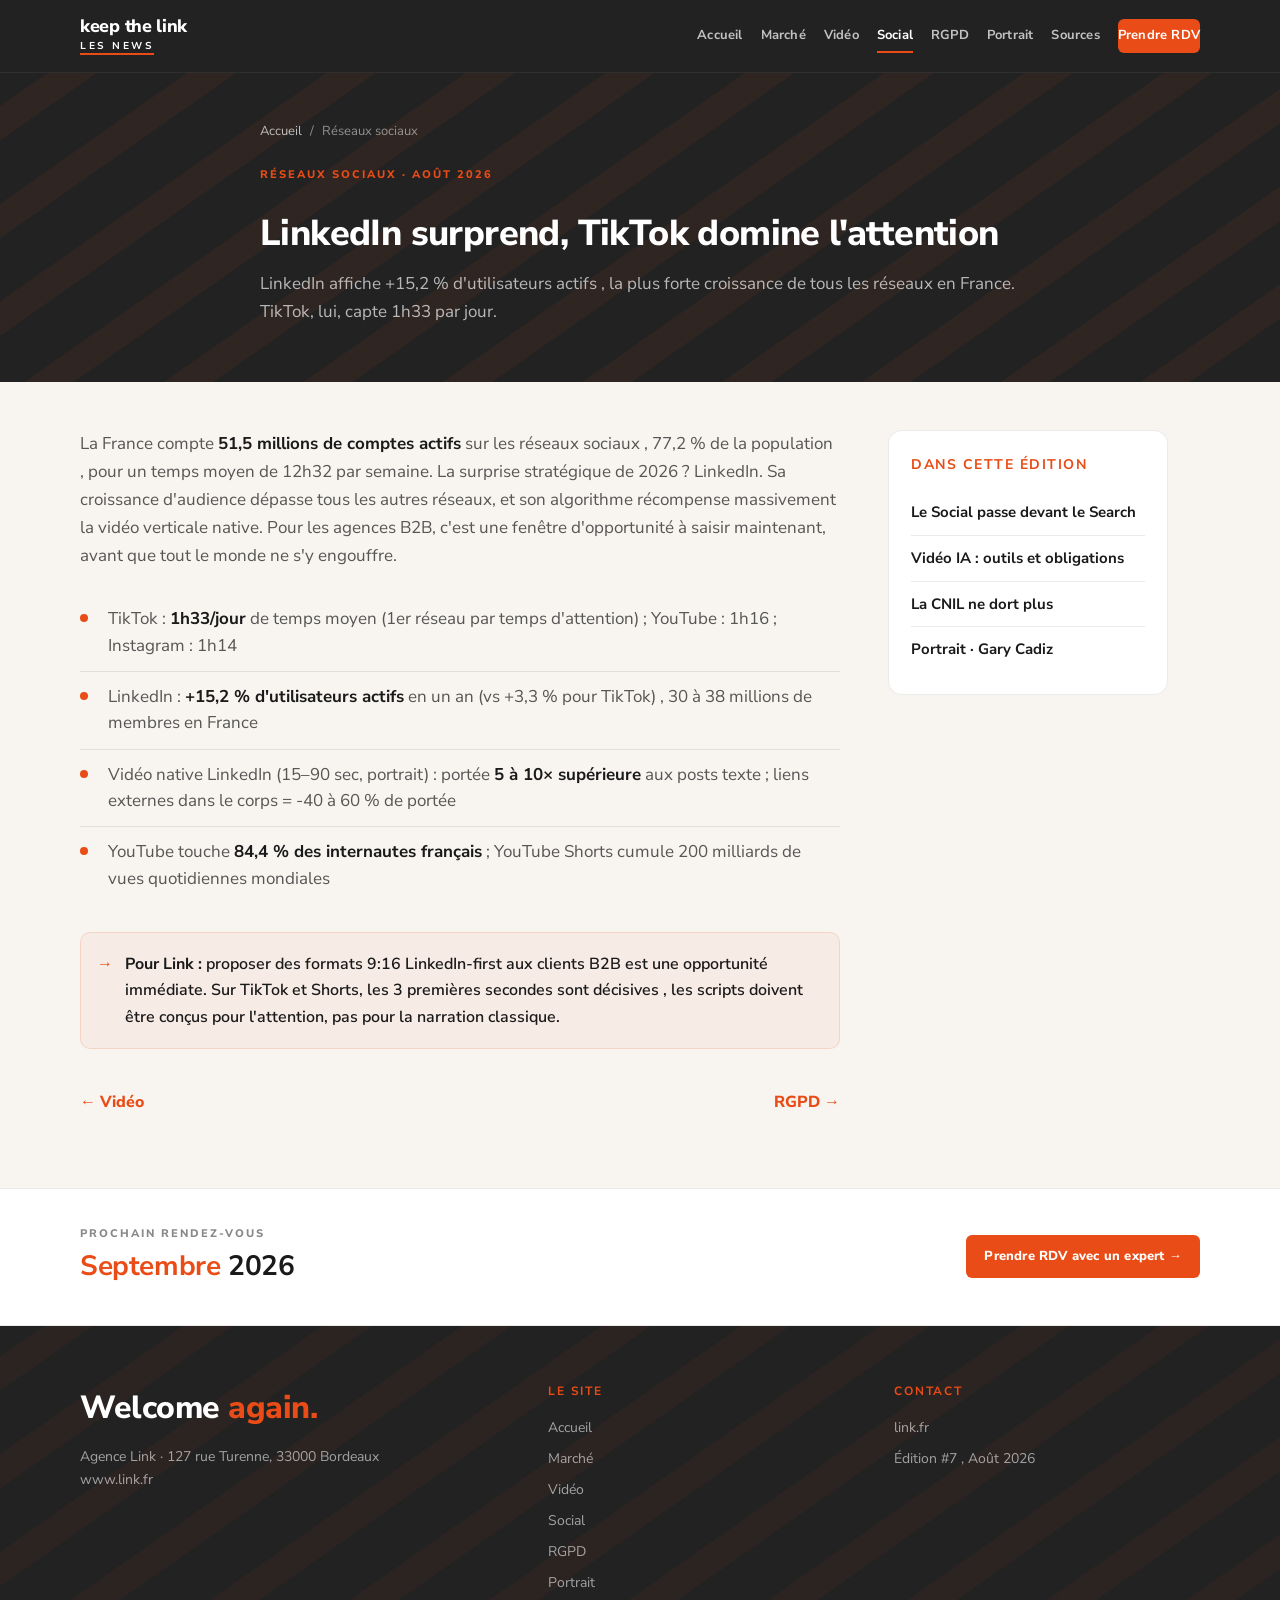
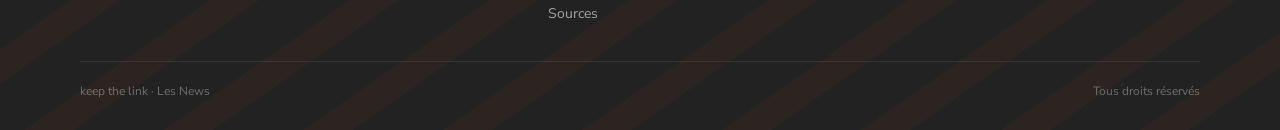
<file: articles/reseaux-sociaux.html>
<!DOCTYPE html>
<html lang="fr">
<head>
  <meta charset="UTF-8">
  <meta name="viewport" content="width=device-width, initial-scale=1.0">
  <title>LinkedIn surprend, TikTok domine l'attention | keep the link</title>
  <meta name="description" content="LinkedIn affiche +15,2 % d'utilisateurs actifs , la plus forte croissance de tous les réseaux en France. TikTok, lui, capte 1h33 par jour.">
  <link rel="icon" href="../favicon.png" type="image/png">
  <link rel="apple-touch-icon" href="../apple-touch-icon.png">
  <link rel="stylesheet" href="../css/styles.css">
</head>
<body>
  <header class="site-header">
    <div class="container header-inner">
      <a class="brand" href="../index.html">
        <span class="brand-name">keep the link</span>
        <span class="brand-tag">Les News</span>
      </a>
      <button class="nav-toggle" type="button" aria-label="Ouvrir le menu" aria-expanded="false">
        <span></span>
      </button>
      <nav class="site-nav" aria-label="Navigation principale">
        <a href="../index.html">Accueil</a>
        <a href="../articles/marche-pub.html">Marché</a>
        <a href="../articles/video-ia.html">Vidéo</a>
        <a href="../articles/reseaux-sociaux.html" class="is-active">Social</a>
        <a href="../articles/rgpd.html">RGPD</a>
        <a href="../portrait.html">Portrait</a>
        <a href="../sources.html">Sources</a>
        <a class="btn" href="https://link.fr/contact-agence-link/">Prendre RDV</a>
      </nav>
    </div>
  </header>

  <section class="page-hero">
    <div class="waves" aria-hidden="true"></div>
    <div class="container page-hero-inner">
      <nav class="crumbs" aria-label="Fil d'Ariane">
        <a href="../index.html">Accueil</a>
        <span>/</span>
        <span>Réseaux sociaux</span>
      </nav>
      <div class="eyebrow">Réseaux sociaux · Août 2026</div>
      <h1>LinkedIn surprend, TikTok domine l'attention</h1>
      <p>LinkedIn affiche +15,2 % d'utilisateurs actifs , la plus forte croissance de tous les réseaux en France. TikTok, lui, capte 1h33 par jour.</p>
    </div>
  </section>
  <div class="container">
    <div class="article-layout">
      <article>
        
        <p class="article-body">La France compte <strong>51,5 millions de comptes actifs</strong> sur les réseaux sociaux , 77,2 % de la population , pour un temps moyen de 12h32 par semaine. La surprise stratégique de 2026 ? LinkedIn. Sa croissance d'audience dépasse tous les autres réseaux, et son algorithme récompense massivement la vidéo verticale native. Pour les agences B2B, c'est une fenêtre d'opportunité à saisir maintenant, avant que tout le monde ne s'y engouffre.</p>
        <ul class="facts">
            <li>TikTok : <strong>1h33/jour</strong> de temps moyen (1er réseau par temps d'attention) ; YouTube : 1h16 ; Instagram : 1h14</li>
            <li>LinkedIn : <strong>+15,2 % d'utilisateurs actifs</strong> en un an (vs +3,3 % pour TikTok) , 30 à 38 millions de membres en France</li>
            <li>Vidéo native LinkedIn (15–90 sec, portrait) : portée <strong>5 à 10× supérieure</strong> aux posts texte ; liens externes dans le corps = -40 à 60 % de portée</li>
            <li>YouTube touche <strong>84,4 % des internautes français</strong> ; YouTube Shorts cumule 200 milliards de vues quotidiennes mondiales</li>
        </ul>
        <div class="reco"><span class="reco-arrow">→</span><span><strong>Pour Link :</strong> proposer des formats 9:16 LinkedIn-first aux clients B2B est une opportunité immédiate. Sur TikTok et Shorts, les 3 premières secondes sont décisives , les scripts doivent être conçus pour l'attention, pas pour la narration classique.</span></div>
        <div class="article-nav">
          <a href="../articles/video-ia.html">← Vidéo</a>
          <a href="../articles/rgpd.html">RGPD →</a>
        </div>
      </article>
      <aside class="side-card">
        <h2>Dans cette édition</h2>
          <a href="../articles/marche-pub.html">Le Social passe devant le Search</a>
          <a href="../articles/video-ia.html">Vidéo IA : outils et obligations</a>
          <a href="../articles/rgpd.html">La CNIL ne dort plus</a>
        <a href="../portrait.html">Portrait · Gary Cadiz</a>
      </aside>
    </div>
  </div>
  <section class="cta-band">
    <div class="container cta-inner">
      <div>
        <div class="cta-kicker">Prochain rendez-vous</div>
        <strong><span>Septembre</span> 2026</strong>
      </div>
      <a class="btn" href="https://link.fr/contact-agence-link/">Prendre RDV avec un expert →</a>
    </div>
  </section>
  <footer class="site-footer">
    <div class="waves" aria-hidden="true"></div>
    <div class="container">
      <div class="footer-inner">
        <div>
          <div class="footer-brand">Welcome <span>again.</span></div>
          <p>Agence Link · 127 rue Turenne, 33000 Bordeaux<br>www.link.fr</p>
        </div>
        <div>
          <h3>Le site</h3>
          <ul>
            <li><a href="../index.html">Accueil</a></li>
            <li><a href="../articles/marche-pub.html">Marché</a></li>
            <li><a href="../articles/video-ia.html">Vidéo</a></li>
            <li><a href="../articles/reseaux-sociaux.html">Social</a></li>
            <li><a href="../articles/rgpd.html">RGPD</a></li>
            <li><a href="../portrait.html">Portrait</a></li>
            <li><a href="../sources.html">Sources</a></li>
          </ul>
        </div>
        <div>
          <h3>Contact</h3>
          <ul>
            <li><a href="https://link.fr/contact-agence-link/">link.fr</a></li>
            <li>Édition #7 , Août 2026</li>
          </ul>
        </div>
      </div>
      <div class="footer-bottom">
        <span>keep the link · Les News</span>
        <span>Tous droits réservés</span>
      </div>
    </div>
  </footer>
  <script src="../js/site.js"></script>
</body>
</html>
</file>
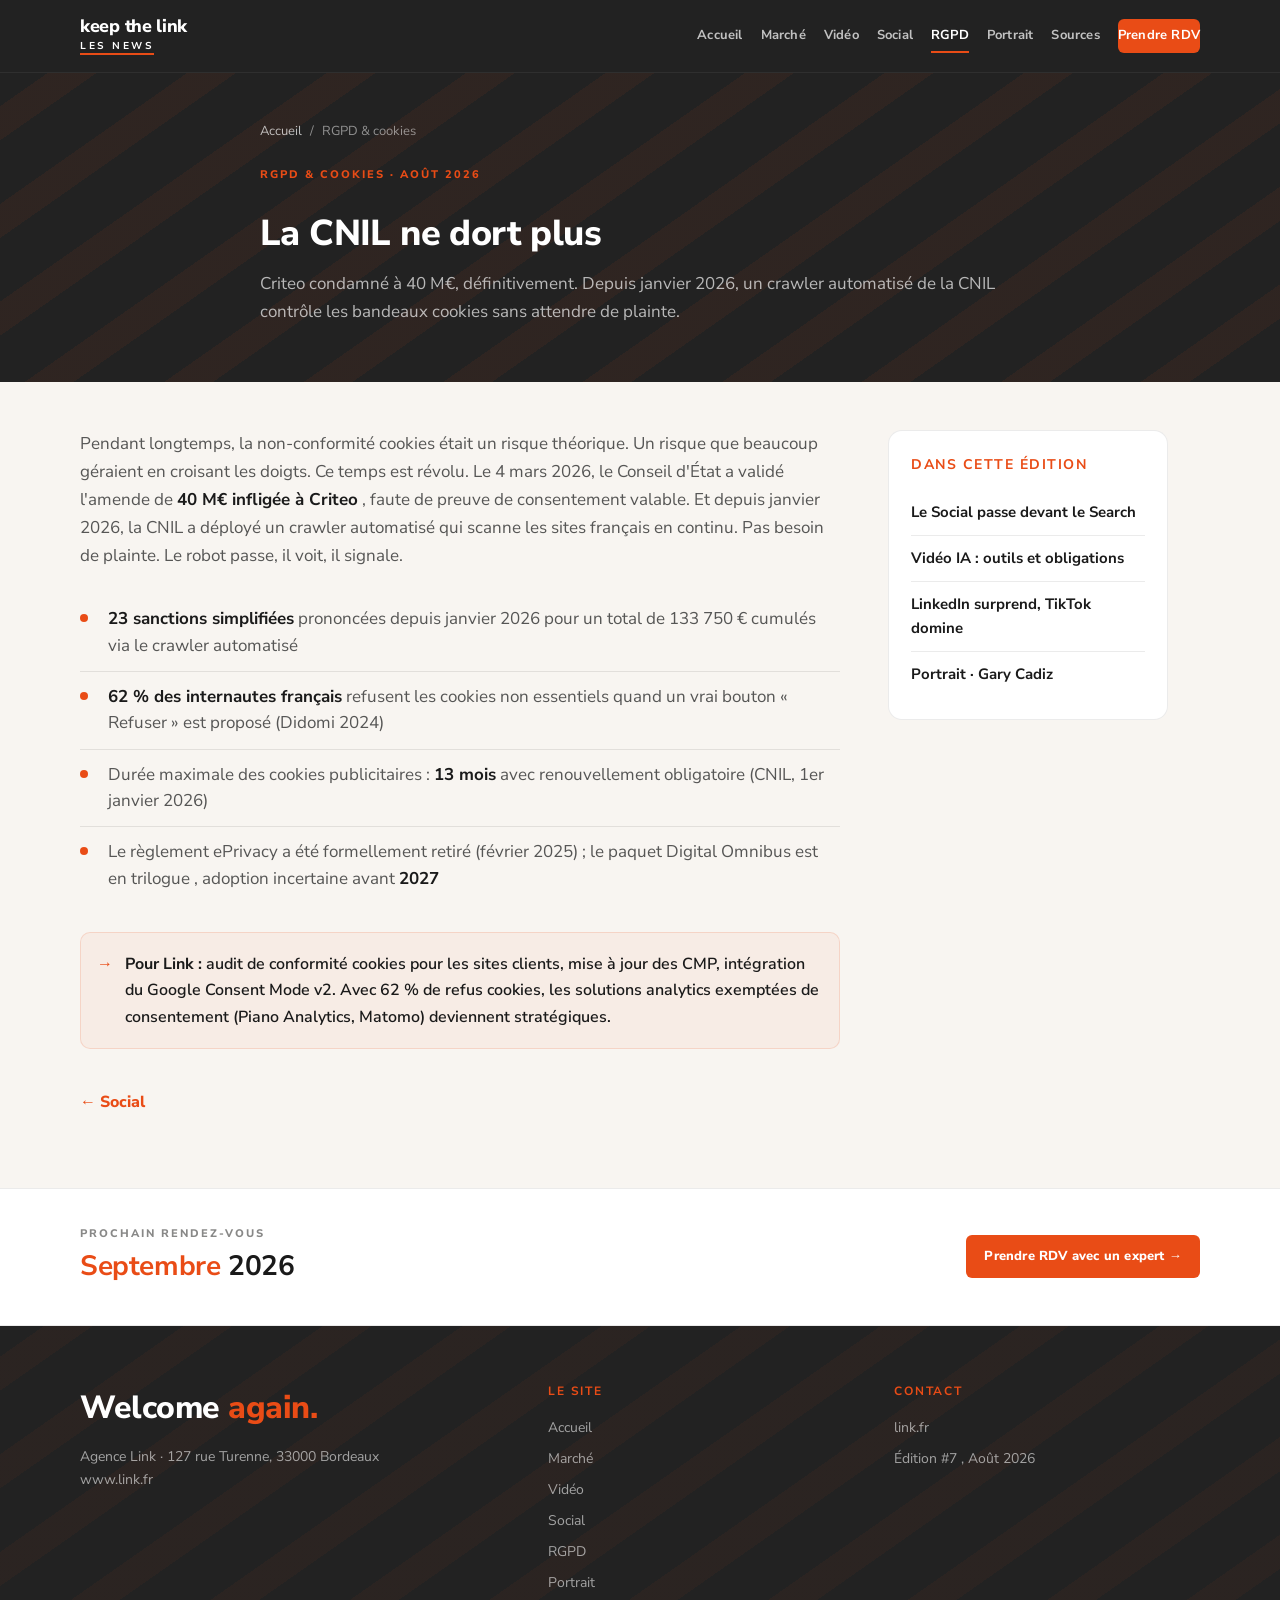
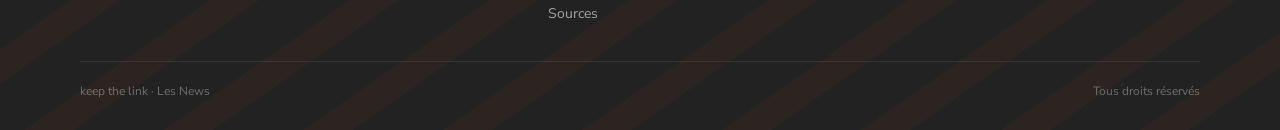
<file: articles/rgpd.html>
<!DOCTYPE html>
<html lang="fr">
<head>
  <meta charset="UTF-8">
  <meta name="viewport" content="width=device-width, initial-scale=1.0">
  <title>La CNIL ne dort plus | keep the link</title>
  <meta name="description" content="Criteo condamné à 40 M€, définitivement. Depuis janvier 2026, un crawler automatisé de la CNIL contrôle les bandeaux cookies sans attendre de plainte.">
  <link rel="icon" href="../favicon.png" type="image/png">
  <link rel="apple-touch-icon" href="../apple-touch-icon.png">
  <link rel="stylesheet" href="../css/styles.css">
</head>
<body>
  <header class="site-header">
    <div class="container header-inner">
      <a class="brand" href="../index.html">
        <span class="brand-name">keep the link</span>
        <span class="brand-tag">Les News</span>
      </a>
      <button class="nav-toggle" type="button" aria-label="Ouvrir le menu" aria-expanded="false">
        <span></span>
      </button>
      <nav class="site-nav" aria-label="Navigation principale">
        <a href="../index.html">Accueil</a>
        <a href="../articles/marche-pub.html">Marché</a>
        <a href="../articles/video-ia.html">Vidéo</a>
        <a href="../articles/reseaux-sociaux.html">Social</a>
        <a href="../articles/rgpd.html" class="is-active">RGPD</a>
        <a href="../portrait.html">Portrait</a>
        <a href="../sources.html">Sources</a>
        <a class="btn" href="https://link.fr/contact-agence-link/">Prendre RDV</a>
      </nav>
    </div>
  </header>

  <section class="page-hero">
    <div class="waves" aria-hidden="true"></div>
    <div class="container page-hero-inner">
      <nav class="crumbs" aria-label="Fil d'Ariane">
        <a href="../index.html">Accueil</a>
        <span>/</span>
        <span>RGPD & cookies</span>
      </nav>
      <div class="eyebrow">RGPD & cookies · Août 2026</div>
      <h1>La CNIL ne dort plus</h1>
      <p>Criteo condamné à 40 M€, définitivement. Depuis janvier 2026, un crawler automatisé de la CNIL contrôle les bandeaux cookies sans attendre de plainte.</p>
    </div>
  </section>
  <div class="container">
    <div class="article-layout">
      <article>
        
        <p class="article-body">Pendant longtemps, la non-conformité cookies était un risque théorique. Un risque que beaucoup géraient en croisant les doigts. Ce temps est révolu. Le 4 mars 2026, le Conseil d'État a validé l'amende de <strong>40 M€ infligée à Criteo</strong> , faute de preuve de consentement valable. Et depuis janvier 2026, la CNIL a déployé un crawler automatisé qui scanne les sites français en continu. Pas besoin de plainte. Le robot passe, il voit, il signale.</p>
        <ul class="facts">
            <li><strong>23 sanctions simplifiées</strong> prononcées depuis janvier 2026 pour un total de 133 750 € cumulés via le crawler automatisé</li>
            <li><strong>62 % des internautes français</strong> refusent les cookies non essentiels quand un vrai bouton « Refuser » est proposé (Didomi 2024)</li>
            <li>Durée maximale des cookies publicitaires : <strong>13 mois</strong> avec renouvellement obligatoire (CNIL, 1er janvier 2026)</li>
            <li>Le règlement ePrivacy a été formellement retiré (février 2025) ; le paquet Digital Omnibus est en trilogue , adoption incertaine avant <strong>2027</strong></li>
        </ul>
        <div class="reco"><span class="reco-arrow">→</span><span><strong>Pour Link :</strong> audit de conformité cookies pour les sites clients, mise à jour des CMP, intégration du Google Consent Mode v2. Avec 62 % de refus cookies, les solutions analytics exemptées de consentement (Piano Analytics, Matomo) deviennent stratégiques.</span></div>
        <div class="article-nav">
          <a href="../articles/reseaux-sociaux.html">← Social</a>
          <span></span>
        </div>
      </article>
      <aside class="side-card">
        <h2>Dans cette édition</h2>
          <a href="../articles/marche-pub.html">Le Social passe devant le Search</a>
          <a href="../articles/video-ia.html">Vidéo IA : outils et obligations</a>
          <a href="../articles/reseaux-sociaux.html">LinkedIn surprend, TikTok domine</a>
        <a href="../portrait.html">Portrait · Gary Cadiz</a>
      </aside>
    </div>
  </div>
  <section class="cta-band">
    <div class="container cta-inner">
      <div>
        <div class="cta-kicker">Prochain rendez-vous</div>
        <strong><span>Septembre</span> 2026</strong>
      </div>
      <a class="btn" href="https://link.fr/contact-agence-link/">Prendre RDV avec un expert →</a>
    </div>
  </section>
  <footer class="site-footer">
    <div class="waves" aria-hidden="true"></div>
    <div class="container">
      <div class="footer-inner">
        <div>
          <div class="footer-brand">Welcome <span>again.</span></div>
          <p>Agence Link · 127 rue Turenne, 33000 Bordeaux<br>www.link.fr</p>
        </div>
        <div>
          <h3>Le site</h3>
          <ul>
            <li><a href="../index.html">Accueil</a></li>
            <li><a href="../articles/marche-pub.html">Marché</a></li>
            <li><a href="../articles/video-ia.html">Vidéo</a></li>
            <li><a href="../articles/reseaux-sociaux.html">Social</a></li>
            <li><a href="../articles/rgpd.html">RGPD</a></li>
            <li><a href="../portrait.html">Portrait</a></li>
            <li><a href="../sources.html">Sources</a></li>
          </ul>
        </div>
        <div>
          <h3>Contact</h3>
          <ul>
            <li><a href="https://link.fr/contact-agence-link/">link.fr</a></li>
            <li>Édition #7 , Août 2026</li>
          </ul>
        </div>
      </div>
      <div class="footer-bottom">
        <span>keep the link · Les News</span>
        <span>Tous droits réservés</span>
      </div>
    </div>
  </footer>
  <script src="../js/site.js"></script>
</body>
</html>
</file>
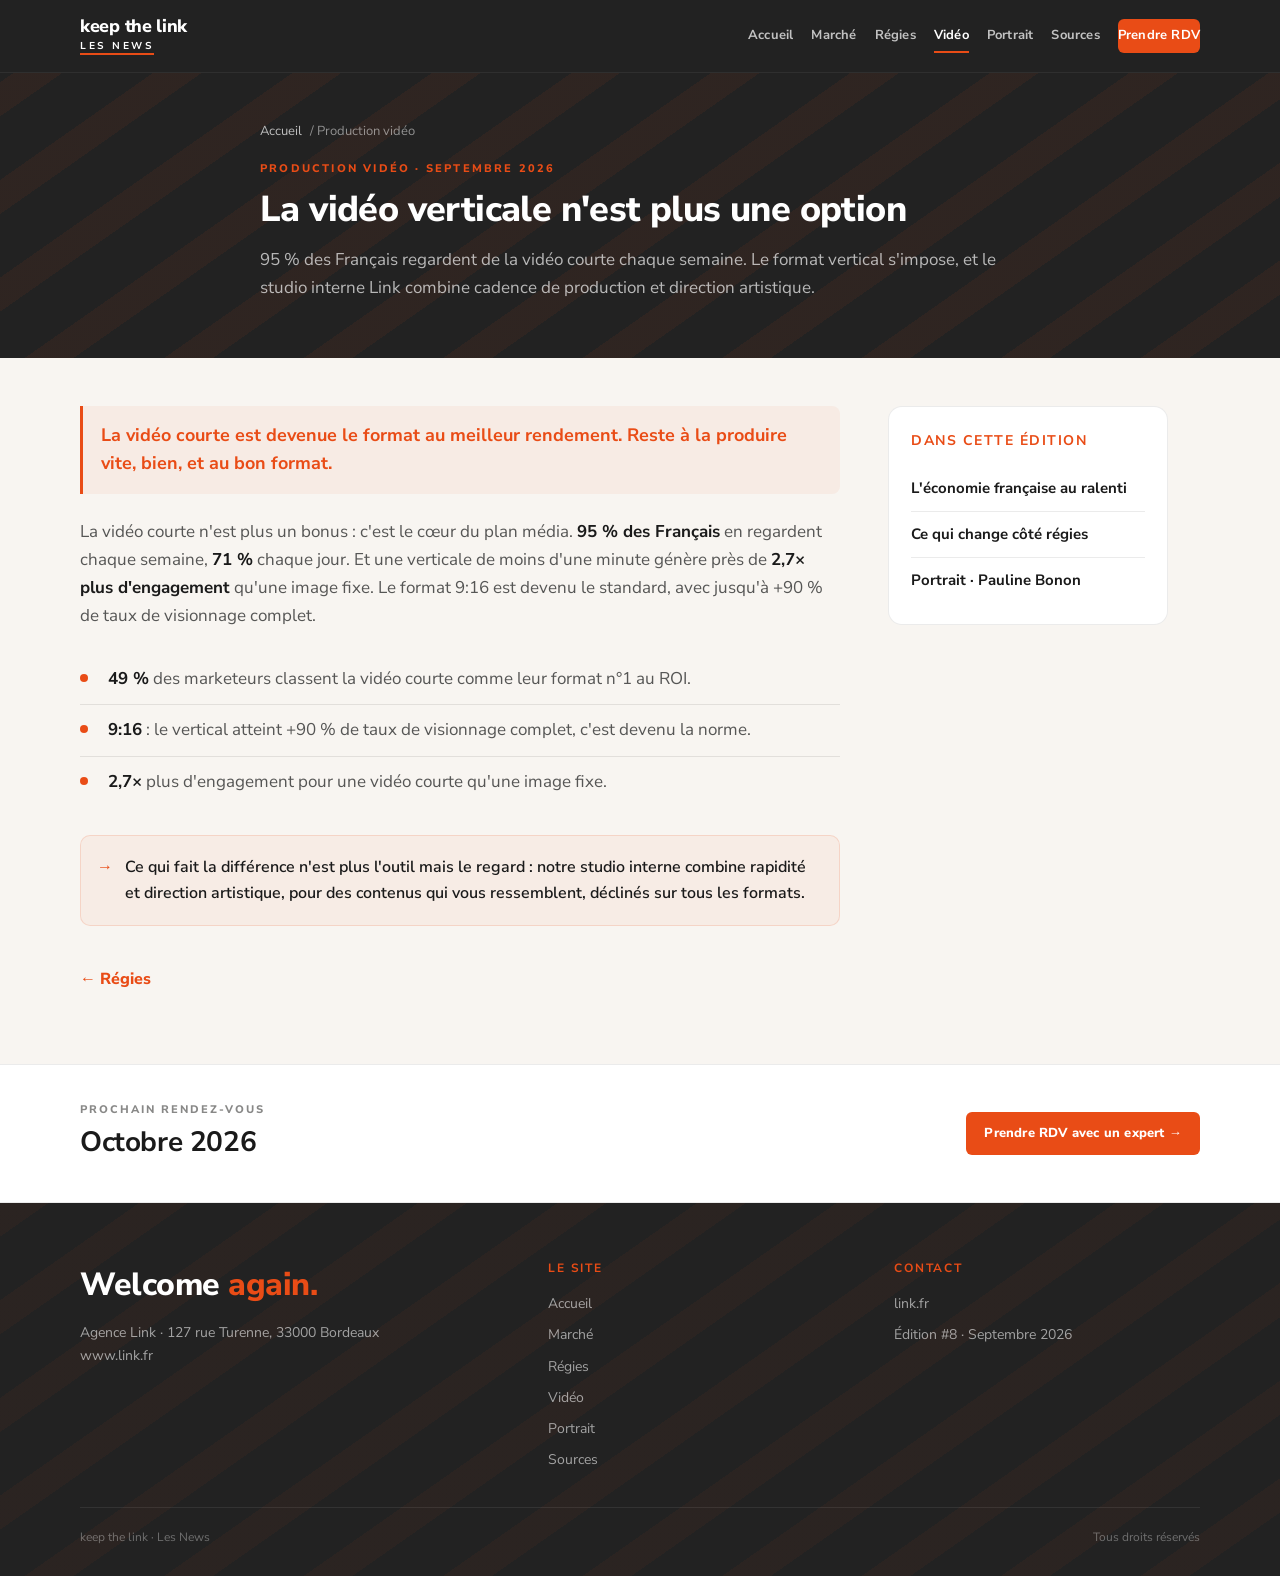
<file: articles/video-ia.html>
<!DOCTYPE html>
<html lang="fr">
<head>
  <meta charset="UTF-8">
  <meta name="viewport" content="width=device-width, initial-scale=1.0">
  <title>La vidéo verticale n'est plus une option | keep the link</title>
  <meta name="description" content="95 % des Français regardent de la vidéo courte chaque semaine. Le format vertical s'impose, et le studio interne Link combine cadence de production et direction artistique.">
  <link rel="icon" href="../favicon.png" type="image/png">
  <link rel="apple-touch-icon" href="../apple-touch-icon.png">
  <link rel="stylesheet" href="../css/styles.css">
</head>
<body>
  <header class="site-header">
    <div class="container header-inner">
      <a class="brand" href="../index.html">
        <span class="brand-name">keep the link</span>
        <span class="brand-tag">Les News</span>
      </a>
      <button class="nav-toggle" type="button" aria-label="Ouvrir le menu" aria-expanded="false"><span></span></button>
      <nav class="site-nav" aria-label="Navigation principale">
        <a href="../index.html">Accueil</a>
        <a href="../articles/marche-pub.html">Marché</a>
        <a href="../articles/achat-media.html">Régies</a>
        <a href="../articles/video-ia.html" class="is-active">Vidéo</a>
        <a href="../portrait.html">Portrait</a>
        <a href="../sources.html">Sources</a>
        <a class="btn" href="https://link.fr/contact-agence-link/">Prendre RDV</a>
      </nav>
    </div>
  </header>
  <section class="page-hero">
    <div class="waves"></div>
    <div class="container page-hero-inner">
      <div class="crumbs"><a href="../index.html">Accueil</a> / Production vidéo</div>
      <div class="section-kicker">Production vidéo · Septembre 2026</div>
      <h1>La vidéo verticale n'est plus une option</h1>
      <p>95 % des Français regardent de la vidéo courte chaque semaine. Le format vertical s'impose, et le studio interne Link combine cadence de production et direction artistique.</p>
    </div>
  </section>
  <div class="container article-layout">
    <article>
      <div class="chapo">La vidéo courte est devenue le format au meilleur rendement. Reste à la produire vite, bien, et au bon format.</div>
      <p class="article-body">La vidéo courte n'est plus un bonus : c'est le cœur du plan média. <strong>95 % des Français</strong> en regardent chaque semaine, <strong>71 %</strong> chaque jour. Et une verticale de moins d'une minute génère près de <strong>2,7&times; plus d'engagement</strong> qu'une image fixe. Le format 9:16 est devenu le standard, avec jusqu'à +90 % de taux de visionnage complet.</p>
      <ul class="facts">
        <li><strong>49 %</strong> des marketeurs classent la vidéo courte comme leur format n°1 au ROI.</li>
        <li><strong>9:16</strong> : le vertical atteint +90 % de taux de visionnage complet, c'est devenu la norme.</li>
        <li><strong>2,7&times;</strong> plus d'engagement pour une vidéo courte qu'une image fixe.</li>
      </ul>
      <div class="reco"><span class="reco-arrow">&rarr;</span><span>Ce qui fait la différence n'est plus l'outil mais le regard : notre studio interne combine rapidité et direction artistique, pour des contenus qui vous ressemblent, déclinés sur tous les formats.</span></div>
      <div class="article-nav"><a href="achat-media.html">&larr; Régies</a><span></span></div>
    </article>
    <aside class="side-card">
      <h2>Dans cette édition</h2>
      <a href="marche-pub.html">L'économie française au ralenti</a>
<a href="achat-media.html">Ce qui change côté régies</a>
<a href="../portrait.html">Portrait · Pauline Bonon</a>
    </aside>
  </div>
  <section class="cta-band">
    <div class="container cta-inner">
      <div>
        <div class="cta-kicker">Prochain rendez-vous</div>
        <strong>Octobre 2026</strong>
      </div>
      <a class="btn" href="https://link.fr/contact-agence-link/">Prendre RDV avec un expert &rarr;</a>
    </div>
  </section>
  <footer class="site-footer">
    <div class="waves"></div>
    <div class="container">
      <div class="footer-inner">
        <div>
          <div class="footer-brand">Welcome <span>again.</span></div>
          <p>Agence Link · 127 rue Turenne, 33000 Bordeaux<br>www.link.fr</p>
        </div>
        <div>
          <h3>Le site</h3>
          <ul>
            <li><a href="../index.html">Accueil</a></li>
            <li><a href="../articles/marche-pub.html">Marché</a></li>
            <li><a href="../articles/achat-media.html">Régies</a></li>
            <li><a href="../articles/video-ia.html">Vidéo</a></li>
            <li><a href="../portrait.html">Portrait</a></li>
            <li><a href="../sources.html">Sources</a></li>
          </ul>
        </div>
        <div>
          <h3>Contact</h3>
          <ul>
            <li><a href="https://link.fr/contact-agence-link/">link.fr</a></li>
            <li>Édition #8 · Septembre 2026</li>
          </ul>
        </div>
      </div>
      <div class="footer-bottom">
        <span>keep the link · Les News</span>
        <span>Tous droits réservés</span>
      </div>
    </div>
  </footer>
  <script src="../js/site.js"></script>
</body>
</html>
</file>
<file: css/styles.css>
@import url("https://fonts.googleapis.com/css2?family=Nunito+Sans:wght@300;400;600;700;800&display=swap");

:root {
  --orange: #e94c16;
  --orange-light: #f26a3a;
  --dark: #1a1a1a;
  --dark2: #222222;
  --grey: #565655;
  --grey-light: #888887;
  --beige: #f8f5f1;
  --white: #ffffff;
  --card-bg: #fdfaf7;
  --line: rgba(0, 0, 0, 0.08);
  --radius: 12px;
  --header-h: 72px;
  --max: 1120px;
}

* {
  margin: 0;
  padding: 0;
  box-sizing: border-box;
}

html {
  scroll-behavior: smooth;
}

body {
  font-family: "Nunito Sans", "Avenir Next", "Avenir", -apple-system, BlinkMacSystemFont, "Segoe UI", sans-serif;
  background: var(--beige);
  color: var(--dark);
  line-height: 1.65;
  font-size: 16px;
  min-height: 100vh;
  display: flex;
  flex-direction: column;
}

img {
  max-width: 100%;
  display: block;
}

a {
  color: inherit;
}

.container {
  width: min(var(--max), calc(100% - 48px));
  margin: 0 auto;
}

.waves {
  background-image: repeating-linear-gradient(
    -35deg,
    transparent 0 52px,
    rgba(233, 76, 22, 0.16) 52px 80px
  );
}

/* ---------- Header / nav ---------- */
.site-header {
  position: sticky;
  top: 0;
  z-index: 50;
  background: var(--dark2);
  border-bottom: 1px solid rgba(255, 255, 255, 0.06);
}

.header-inner {
  min-height: var(--header-h);
  display: flex;
  align-items: center;
  justify-content: space-between;
  gap: 24px;
}

.brand {
  text-decoration: none;
  display: flex;
  flex-direction: column;
  line-height: 1;
  flex-shrink: 0;
}

.brand-name {
  font-size: 18px;
  font-weight: 800;
  color: var(--white);
  letter-spacing: -0.3px;
}

.brand-tag {
  margin-top: 6px;
  font-size: 10px;
  font-weight: 700;
  letter-spacing: 2.5px;
  text-transform: uppercase;
  color: var(--white);
  border-bottom: 2px solid var(--orange);
  padding-bottom: 2px;
  width: fit-content;
}

.nav-toggle {
  display: none;
  width: 42px;
  height: 42px;
  border: 1px solid rgba(255, 255, 255, 0.15);
  background: transparent;
  border-radius: 8px;
  cursor: pointer;
  position: relative;
}

.nav-toggle span,
.nav-toggle span::before,
.nav-toggle span::after {
  display: block;
  width: 18px;
  height: 2px;
  background: var(--white);
  position: absolute;
  left: 11px;
  transition: 0.2s ease;
}

.nav-toggle span {
  top: 20px;
}

.nav-toggle span::before,
.nav-toggle span::after {
  content: "";
}

.nav-toggle span::before {
  top: -6px;
}

.nav-toggle span::after {
  top: 6px;
}

.site-nav {
  display: flex;
  align-items: center;
  gap: 4px 18px;
  flex-wrap: wrap;
  justify-content: flex-end;
}

.site-nav a {
  text-decoration: none;
  font-size: 13px;
  font-weight: 700;
  letter-spacing: 0.2px;
  color: rgba(255, 255, 255, 0.72);
  padding: 6px 0;
}

.site-nav a:hover,
.site-nav a.is-active {
  color: var(--white);
}

.site-nav a.is-active {
  box-shadow: inset 0 -2px 0 var(--orange);
}

.btn {
  display: inline-flex;
  align-items: center;
  justify-content: center;
  background: var(--orange);
  color: var(--white) !important;
  font-size: 13px;
  font-weight: 800;
  padding: 11px 18px;
  border-radius: 6px;
  text-decoration: none;
  letter-spacing: 0.2px;
  border: 0;
  cursor: pointer;
  box-shadow: none !important;
  white-space: nowrap;
  transition: background 0.15s ease;
}

.btn:hover {
  background: var(--orange-light);
}

.btn-ghost {
  background: transparent;
  color: var(--orange) !important;
  border: 1px solid rgba(233, 76, 22, 0.35);
}

.btn-ghost:hover {
  background: rgba(233, 76, 22, 0.08);
}

/* ---------- Hero ---------- */
.hero {
  position: relative;
  overflow: hidden;
  background: var(--dark2);
  color: var(--white);
  padding: 72px 0 80px;
}

.hero .waves {
  position: absolute;
  inset: 0;
  opacity: 0.55;
  pointer-events: none;
}

.hero-inner {
  position: relative;
  z-index: 1;
  display: grid;
  grid-template-columns: 1.4fr 0.8fr;
  gap: 48px;
  align-items: end;
}

.eyebrow {
  display: inline-flex;
  align-items: center;
  gap: 8px;
  font-size: 11px;
  font-weight: 800;
  letter-spacing: 2px;
  text-transform: uppercase;
  color: var(--orange);
  margin-bottom: 18px;
}

.hero h1 {
  font-size: clamp(36px, 5vw, 58px);
  font-weight: 800;
  line-height: 1.05;
  letter-spacing: -1px;
  margin-bottom: 18px;
}

.hero h1 span {
  color: var(--orange);
}

.hero-lead {
  max-width: 640px;
  font-size: 17px;
  color: rgba(255, 255, 255, 0.68);
  margin-bottom: 28px;
}

.hero-actions {
  display: flex;
  flex-wrap: wrap;
  gap: 12px;
}

.hero-meta {
  background: rgba(255, 255, 255, 0.04);
  border: 1px solid rgba(255, 255, 255, 0.08);
  border-radius: var(--radius);
  padding: 22px 24px;
}

.hero-meta dt {
  font-size: 10px;
  font-weight: 800;
  letter-spacing: 1.8px;
  text-transform: uppercase;
  color: rgba(255, 255, 255, 0.45);
  margin-bottom: 4px;
}

.hero-meta dd {
  font-size: 18px;
  font-weight: 800;
  margin-bottom: 16px;
}

.hero-meta dd:last-child {
  margin-bottom: 0;
}

.topics {
  background: var(--orange);
  padding: 12px 0;
}

.topics-list {
  display: flex;
  flex-wrap: wrap;
  gap: 8px 18px;
  list-style: none;
  font-size: 11px;
  font-weight: 800;
  letter-spacing: 1.6px;
  text-transform: uppercase;
  color: rgba(255, 255, 255, 0.92);
}

.topics-list a {
  text-decoration: none;
}

.topics-list a:hover {
  text-decoration: underline;
}

/* ---------- Sections ---------- */
.section {
  padding: 64px 0;
}

.section-head {
  display: flex;
  justify-content: space-between;
  align-items: flex-end;
  gap: 24px;
  margin-bottom: 28px;
}

.section-kicker {
  font-size: 11px;
  font-weight: 800;
  letter-spacing: 2.2px;
  text-transform: uppercase;
  color: var(--orange);
  margin-bottom: 8px;
}

.section h2,
.page-hero h1 {
  font-size: clamp(26px, 3vw, 36px);
  font-weight: 800;
  letter-spacing: -0.6px;
  line-height: 1.15;
}

.intro-text {
  max-width: 760px;
  font-size: 18px;
  color: var(--grey);
}

.intro-text strong {
  color: var(--dark);
}

/* ---------- Cards ---------- */
.card-grid {
  display: grid;
  grid-template-columns: 1.2fr 1fr;
  gap: 20px;
}

.card-grid.four,
.card-grid.five {
  grid-template-columns: repeat(2, 1fr);
}

.card-grid.four > :last-child:nth-child(odd) {
  grid-column: 1 / -1;
}

.card-grid.five .card.featured {
  grid-column: 1 / -1;
}

.card {
  background: var(--white);
  border: 1px solid var(--line);
  border-radius: 16px;
  padding: 28px;
  text-decoration: none;
  display: flex;
  flex-direction: column;
  min-height: 100%;
  transition: transform 0.15s ease, box-shadow 0.15s ease;
}

.card:hover {
  transform: translateY(-3px);
  box-shadow: 0 16px 40px rgba(26, 26, 26, 0.08);
}

.card.featured {
  background: var(--dark2);
  color: var(--white);
  min-height: 100%;
}

.card-label {
  font-size: 11px;
  font-weight: 800;
  letter-spacing: 2px;
  text-transform: uppercase;
  color: var(--orange);
  margin-bottom: 12px;
}

.card h3 {
  font-size: 22px;
  font-weight: 800;
  letter-spacing: -0.3px;
  line-height: 1.25;
  margin-bottom: 12px;
}

.card p {
  color: var(--grey);
  font-size: 15px;
  flex: 1;
}

.card.featured p {
  color: rgba(255, 255, 255, 0.65);
}

.card-more {
  margin-top: 20px;
  font-size: 14px;
  font-weight: 800;
  color: var(--orange);
}

.kpi-row {
  display: grid;
  grid-template-columns: repeat(3, 1fr);
  gap: 14px;
  margin: 48px 0 8px;
}

.kpi-card {
  background: var(--dark2);
  color: var(--white);
  border-radius: 14px;
  padding: 22px 18px;
  text-align: center;
}

.kpi-value {
  font-size: 30px;
  font-weight: 800;
  color: var(--orange);
  letter-spacing: -0.6px;
  line-height: 1;
  margin-bottom: 8px;
}

.kpi-label {
  font-size: 11px;
  font-weight: 700;
  letter-spacing: 1px;
  text-transform: uppercase;
  color: rgba(255, 255, 255, 0.55);
}

/* ---------- Portrait teaser ---------- */
.portrait-band {
  background: var(--dark2);
  color: var(--white);
  padding: 64px 0;
  position: relative;
  overflow: hidden;
}

.portrait-band .waves {
  position: absolute;
  inset: 0;
  opacity: 0.35;
}

.portrait-inner {
  position: relative;
  z-index: 1;
  display: grid;
  grid-template-columns: auto 1fr auto;
  gap: 32px;
  align-items: center;
}

.avatar {
  width: 96px;
  height: 96px;
  border-radius: 50%;
  object-fit: cover;
  object-position: center 18%;
  background: #111;
  display: block;
  border: 3px solid var(--orange);
  flex-shrink: 0;
}

.portrait-inner h2 {
  font-size: 28px;
  font-weight: 800;
  margin-bottom: 4px;
}

.portrait-role {
  font-size: 12px;
  font-weight: 800;
  letter-spacing: 2px;
  text-transform: uppercase;
  color: var(--orange);
  margin-bottom: 8px;
}

.portrait-inner p {
  color: rgba(255, 255, 255, 0.65);
  max-width: 520px;
}

/* ---------- CTA band ---------- */
.cta-band {
  background: var(--white);
  border-top: 1px solid var(--line);
  border-bottom: 1px solid var(--line);
  padding: 36px 0;
}

.cta-inner {
  display: flex;
  justify-content: space-between;
  align-items: center;
  gap: 20px;
  flex-wrap: wrap;
}

.cta-kicker {
  font-size: 11px;
  font-weight: 800;
  letter-spacing: 2px;
  text-transform: uppercase;
  color: var(--grey-light);
}

.cta-inner strong {
  display: block;
  font-size: 28px;
  letter-spacing: -0.4px;
}

.cta-inner strong span {
  color: var(--orange);
}

/* ---------- Article pages ---------- */
.page-hero {
  background: var(--dark2);
  color: var(--white);
  padding: 48px 0 56px;
  position: relative;
  overflow: hidden;
}

.page-hero .waves {
  position: absolute;
  inset: 0;
  opacity: 0.4;
}

.page-hero-inner {
  position: relative;
  z-index: 1;
  max-width: 760px;
}

.crumbs {
  display: flex;
  flex-wrap: wrap;
  gap: 8px;
  font-size: 13px;
  color: rgba(255, 255, 255, 0.5);
  margin-bottom: 18px;
}

.crumbs a {
  color: rgba(255, 255, 255, 0.7);
  text-decoration: none;
}

.crumbs a:hover {
  color: var(--white);
}

.page-hero h1 {
  margin: 10px 0 16px;
}

.page-hero p {
  color: rgba(255, 255, 255, 0.68);
  font-size: 17px;
}

.article-layout {
  display: grid;
  grid-template-columns: minmax(0, 760px) 280px;
  gap: 48px;
  align-items: start;
  padding: 48px 0 72px;
}

.chapo {
  font-size: 18px;
  font-weight: 700;
  color: var(--orange);
  line-height: 1.55;
  margin-bottom: 24px;
  padding: 16px 18px;
  background: rgba(233, 76, 22, 0.06);
  border-left: 3px solid var(--orange);
  border-radius: 0 8px 8px 0;
}

.article-body {
  font-size: 17px;
  color: var(--grey);
  margin-bottom: 24px;
}

.article-body strong {
  color: var(--dark);
}

.facts {
  list-style: none;
  margin-bottom: 28px;
}

.facts li,
.sources li {
  position: relative;
  padding: 12px 0 12px 28px;
  color: var(--grey);
  font-size: 17px;
  line-height: 1.55;
  border-bottom: 1px solid rgba(0, 0, 0, 0.09);
}

.facts li::before,
.sources li::before {
  content: "";
  position: absolute;
  left: 0;
  top: 20px;
  width: 8px;
  height: 8px;
  border-radius: 999px;
  background: var(--orange);
}

.facts li:last-child,
.sources li:last-child {
  border-bottom: 0;
}

.facts li strong {
  color: var(--dark);
}

.reco {
  display: flex;
  gap: 12px;
  background: rgba(233, 76, 22, 0.05);
  border: 1px solid rgba(233, 76, 22, 0.15);
  border-radius: 10px;
  padding: 18px 16px;
  font-weight: 600;
}

.reco-arrow {
  color: var(--orange);
  flex-shrink: 0;
}

.side-card {
  background: var(--white);
  border: 1px solid var(--line);
  border-radius: 14px;
  padding: 22px;
  position: sticky;
  top: 96px;
}

.side-card h2 {
  font-size: 14px;
  letter-spacing: 1.5px;
  text-transform: uppercase;
  color: var(--orange);
  margin-bottom: 14px;
}

.side-card a {
  display: block;
  text-decoration: none;
  font-weight: 700;
  font-size: 15px;
  padding: 10px 0;
  border-bottom: 1px solid var(--line);
}

.side-card a:last-of-type {
  border-bottom: 0;
}

.side-card a:hover {
  color: var(--orange);
}

.article-nav {
  display: flex;
  justify-content: space-between;
  gap: 16px;
  margin-top: 40px;
  flex-wrap: wrap;
}

.article-nav a {
  text-decoration: none;
  font-weight: 800;
  color: var(--orange);
}

/* ---------- Portrait page ---------- */
.profile-grid {
  display: grid;
  grid-template-columns: 1fr 1fr;
  gap: 16px;
  margin-top: 28px;
}

.profile-item {
  background: rgba(255, 255, 255, 0.05);
  border: 1px solid rgba(255, 255, 255, 0.08);
  border-radius: 10px;
  padding: 18px;
}

.profile-item dt {
  font-size: 11px;
  font-weight: 800;
  letter-spacing: 2px;
  text-transform: uppercase;
  color: var(--orange);
  margin-bottom: 8px;
}

.profile-item dd {
  font-size: 18px;
  font-weight: 700;
  font-style: italic;
  color: rgba(255, 255, 255, 0.9);
}

.profile-hero {
  display: flex;
  align-items: center;
  gap: 24px;
  margin-bottom: 8px;
}

.profile-hero .avatar {
  width: 120px;
  height: 120px;
}

/* ---------- Sources ---------- */
.sources {
  list-style: none;
}

.sources li {
  background: transparent;
}

/* ---------- Footer ---------- */
.site-footer {
  background: var(--dark2);
  color: var(--white);
  padding: 56px 0 28px;
  position: relative;
  overflow: hidden;
  margin-top: auto;
}

.site-footer .waves {
  position: absolute;
  inset: 0;
  opacity: 0.28;
}

.footer-inner {
  position: relative;
  z-index: 1;
  display: grid;
  grid-template-columns: 1.4fr 1fr 1fr;
  gap: 40px;
  margin-bottom: 36px;
}

.footer-brand {
  font-size: 32px;
  font-weight: 800;
  letter-spacing: -0.5px;
  margin-bottom: 10px;
}

.footer-brand span {
  color: var(--orange);
}

.site-footer p,
.site-footer li,
.site-footer a {
  color: rgba(255, 255, 255, 0.58);
  font-size: 14px;
}

.site-footer h3 {
  font-size: 12px;
  letter-spacing: 1.8px;
  text-transform: uppercase;
  color: var(--orange);
  margin-bottom: 14px;
}

.site-footer ul {
  list-style: none;
  display: grid;
  gap: 8px;
}

.site-footer a {
  text-decoration: none;
}

.site-footer a:hover {
  color: var(--white);
}

.footer-bottom {
  position: relative;
  z-index: 1;
  border-top: 1px solid rgba(255, 255, 255, 0.08);
  padding-top: 20px;
  font-size: 12px;
  color: rgba(255, 255, 255, 0.35);
  display: flex;
  justify-content: space-between;
  gap: 12px;
  flex-wrap: wrap;
}

/* ---------- Responsive ---------- */
@media (max-width: 900px) {
  .hero-inner,
  .article-layout,
  .footer-inner,
  .portrait-inner,
  .card-grid,
  .card-grid.four,
  .card-grid.five,
  .profile-grid {
    grid-template-columns: 1fr;
  }

  .portrait-inner {
    justify-items: start;
  }

  .side-card {
    position: static;
  }

  .kpi-row {
    grid-template-columns: 1fr;
  }
}

@media (max-width: 780px) {
  .container {
    width: min(var(--max), calc(100% - 32px));
  }

  .nav-toggle {
    display: block;
  }

  .site-nav {
    display: none;
    position: absolute;
    top: var(--header-h);
    left: 0;
    right: 0;
    background: var(--dark2);
    flex-direction: column;
    align-items: stretch;
    padding: 12px 16px 20px;
    gap: 0;
    border-bottom: 1px solid rgba(255, 255, 255, 0.08);
  }

  body.nav-open .site-nav {
    display: flex;
  }

  .site-nav a {
    padding: 12px 8px;
    border-bottom: 1px solid rgba(255, 255, 255, 0.06);
  }

  .site-nav .btn {
    margin-top: 10px;
    justify-content: center;
  }

  .hero,
  .page-hero,
  .section,
  .portrait-band {
    padding-top: 40px;
    padding-bottom: 40px;
  }
}
</file>
